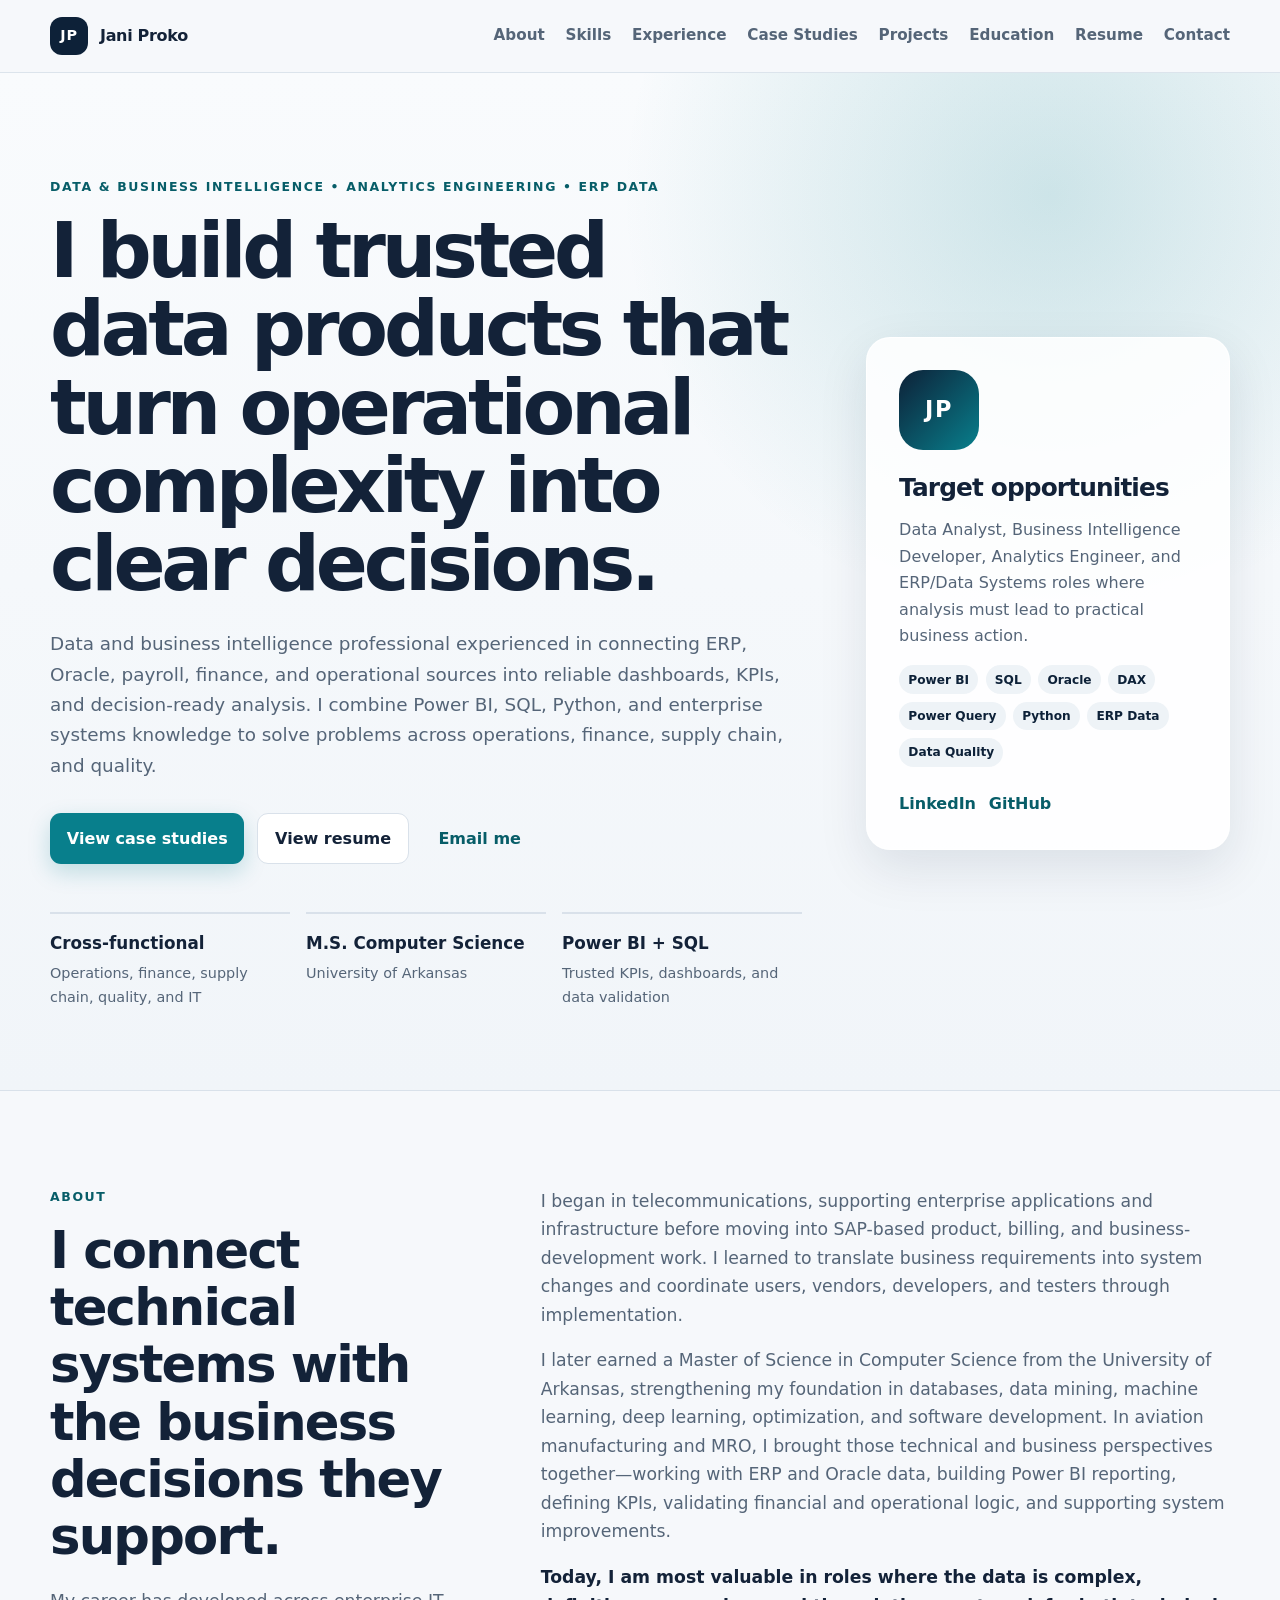
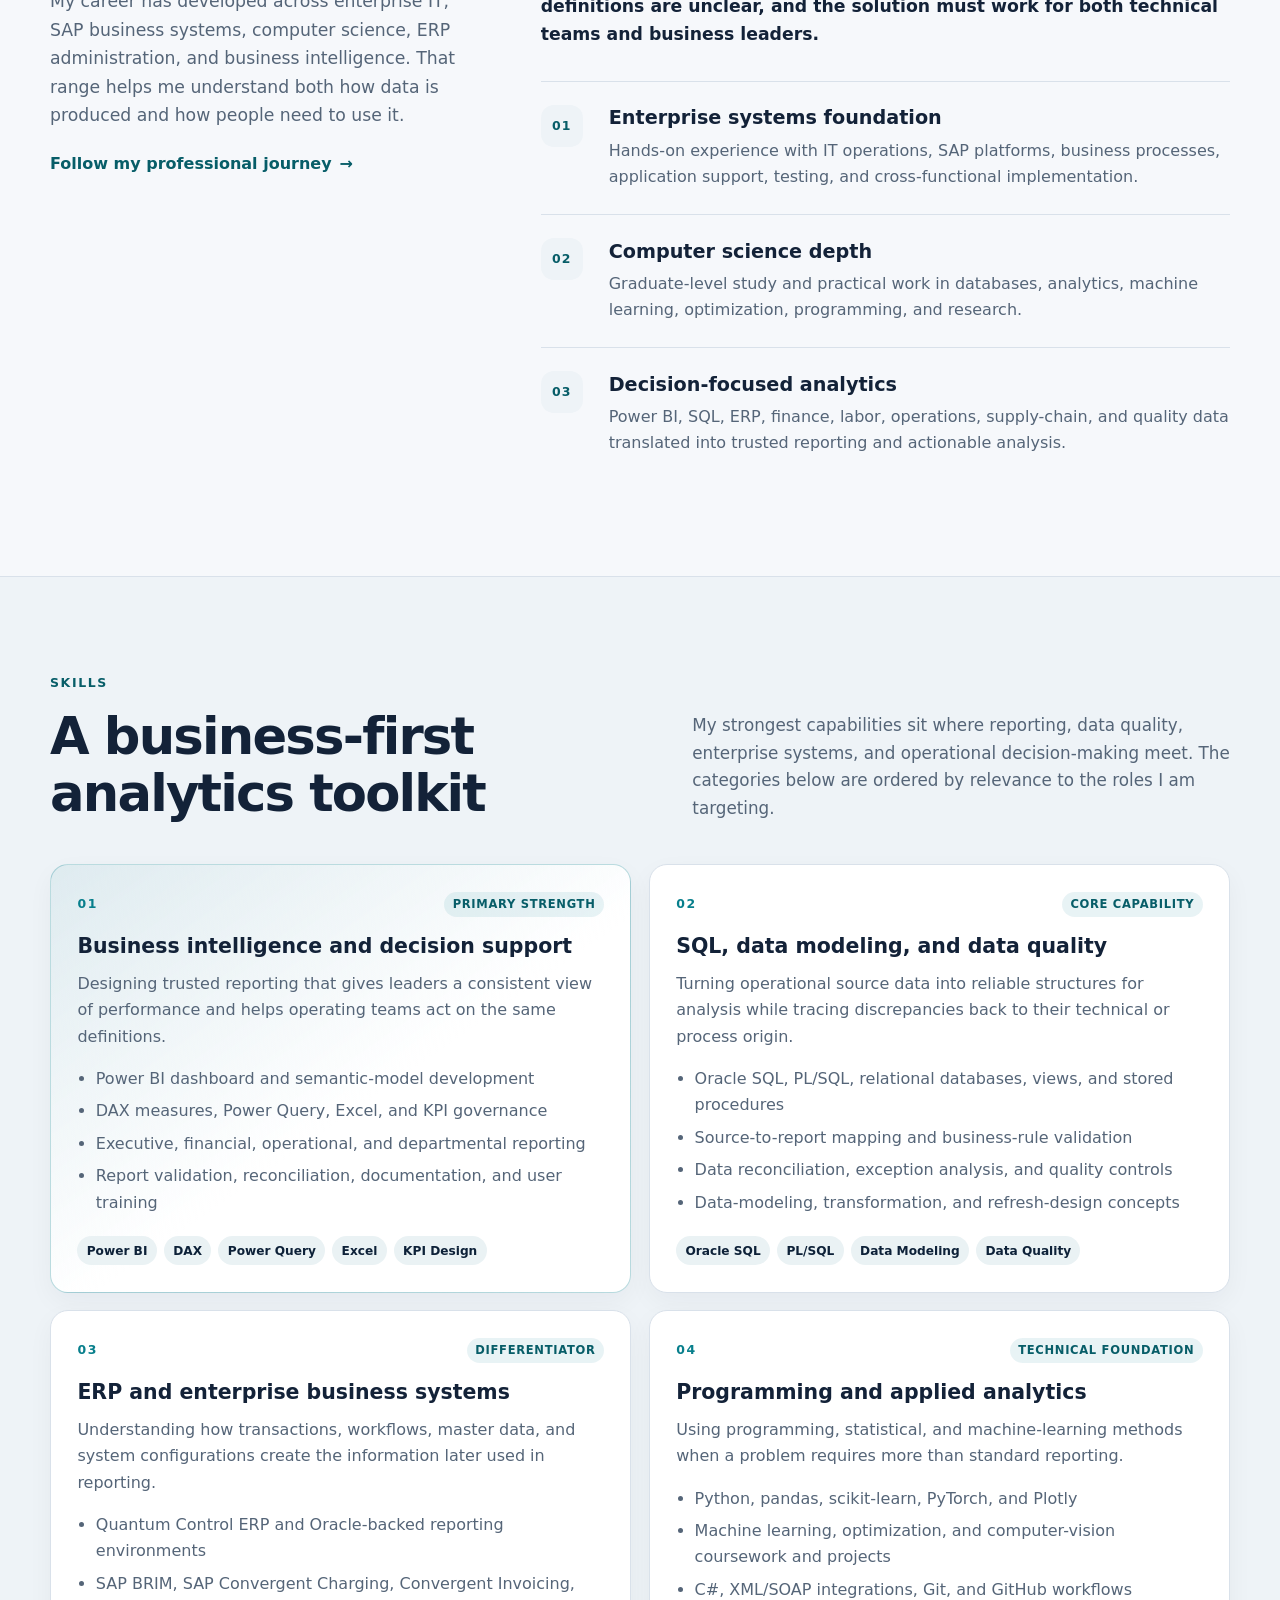
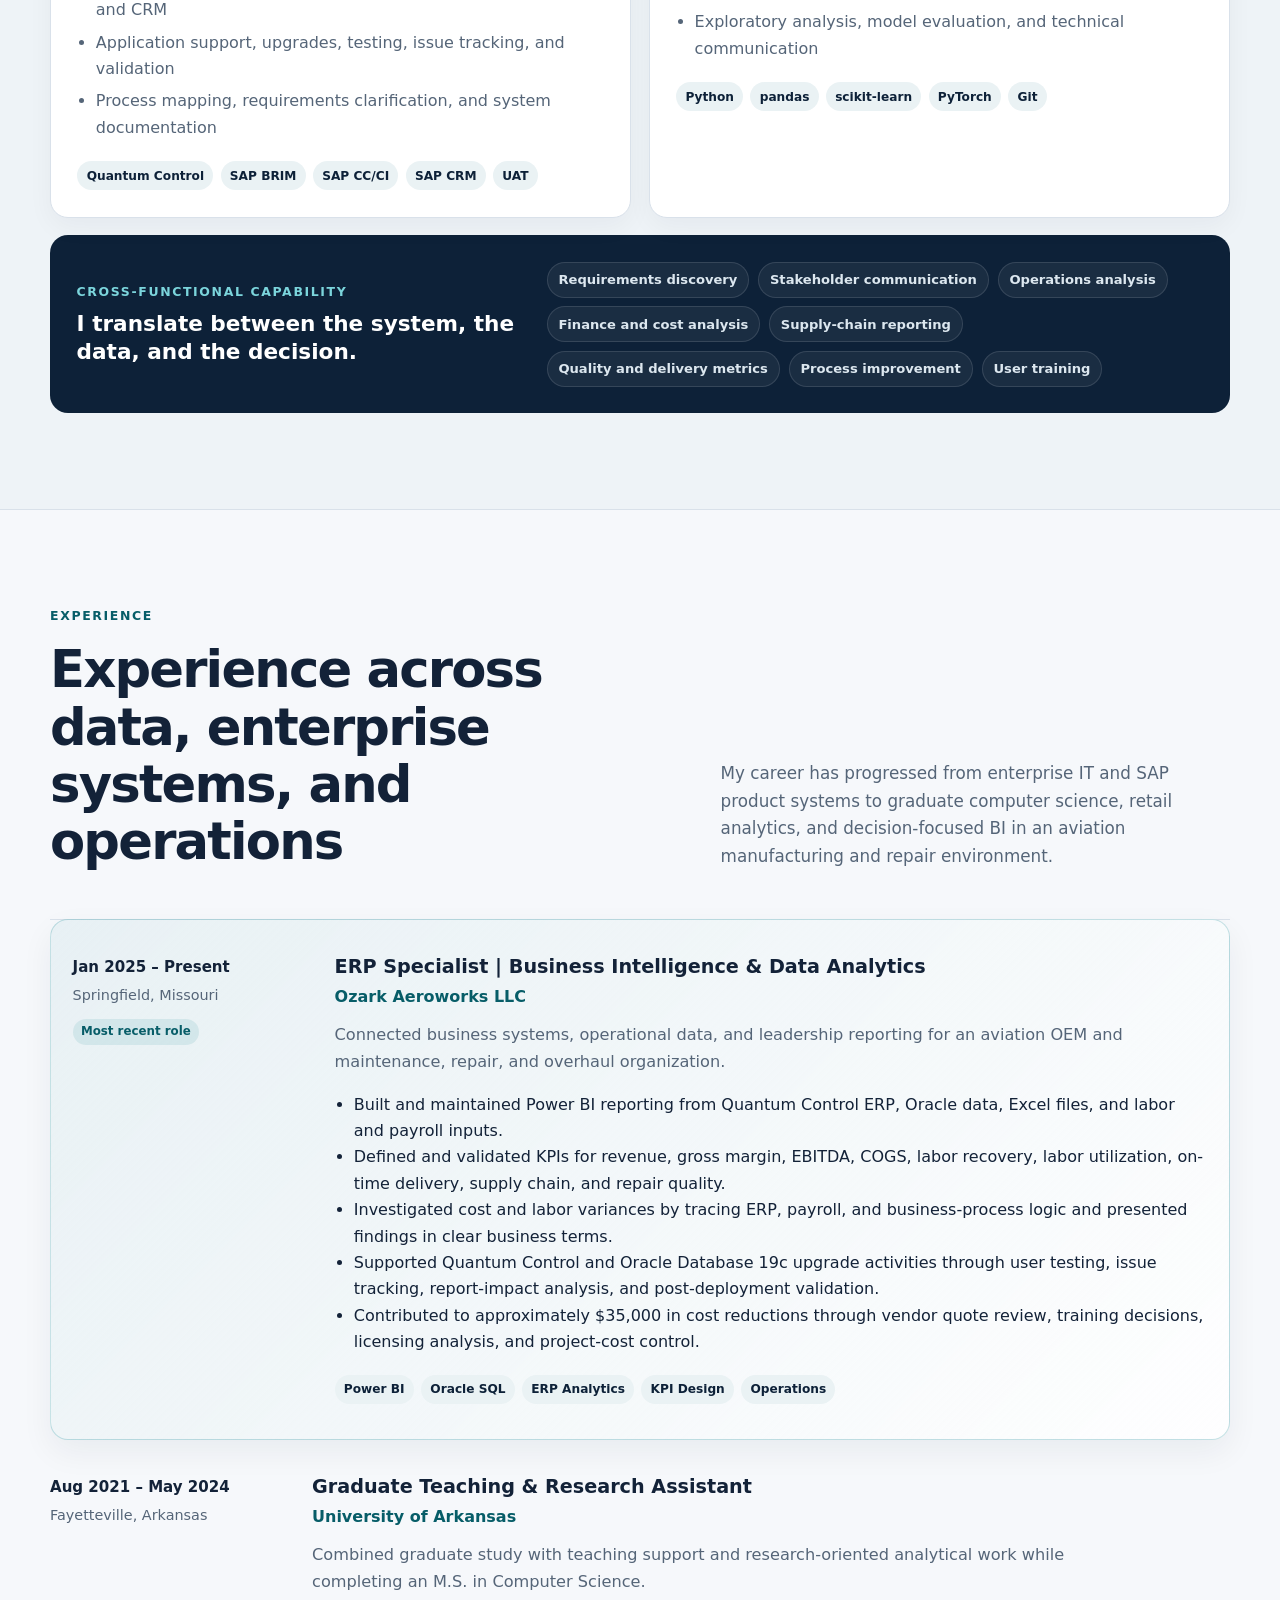
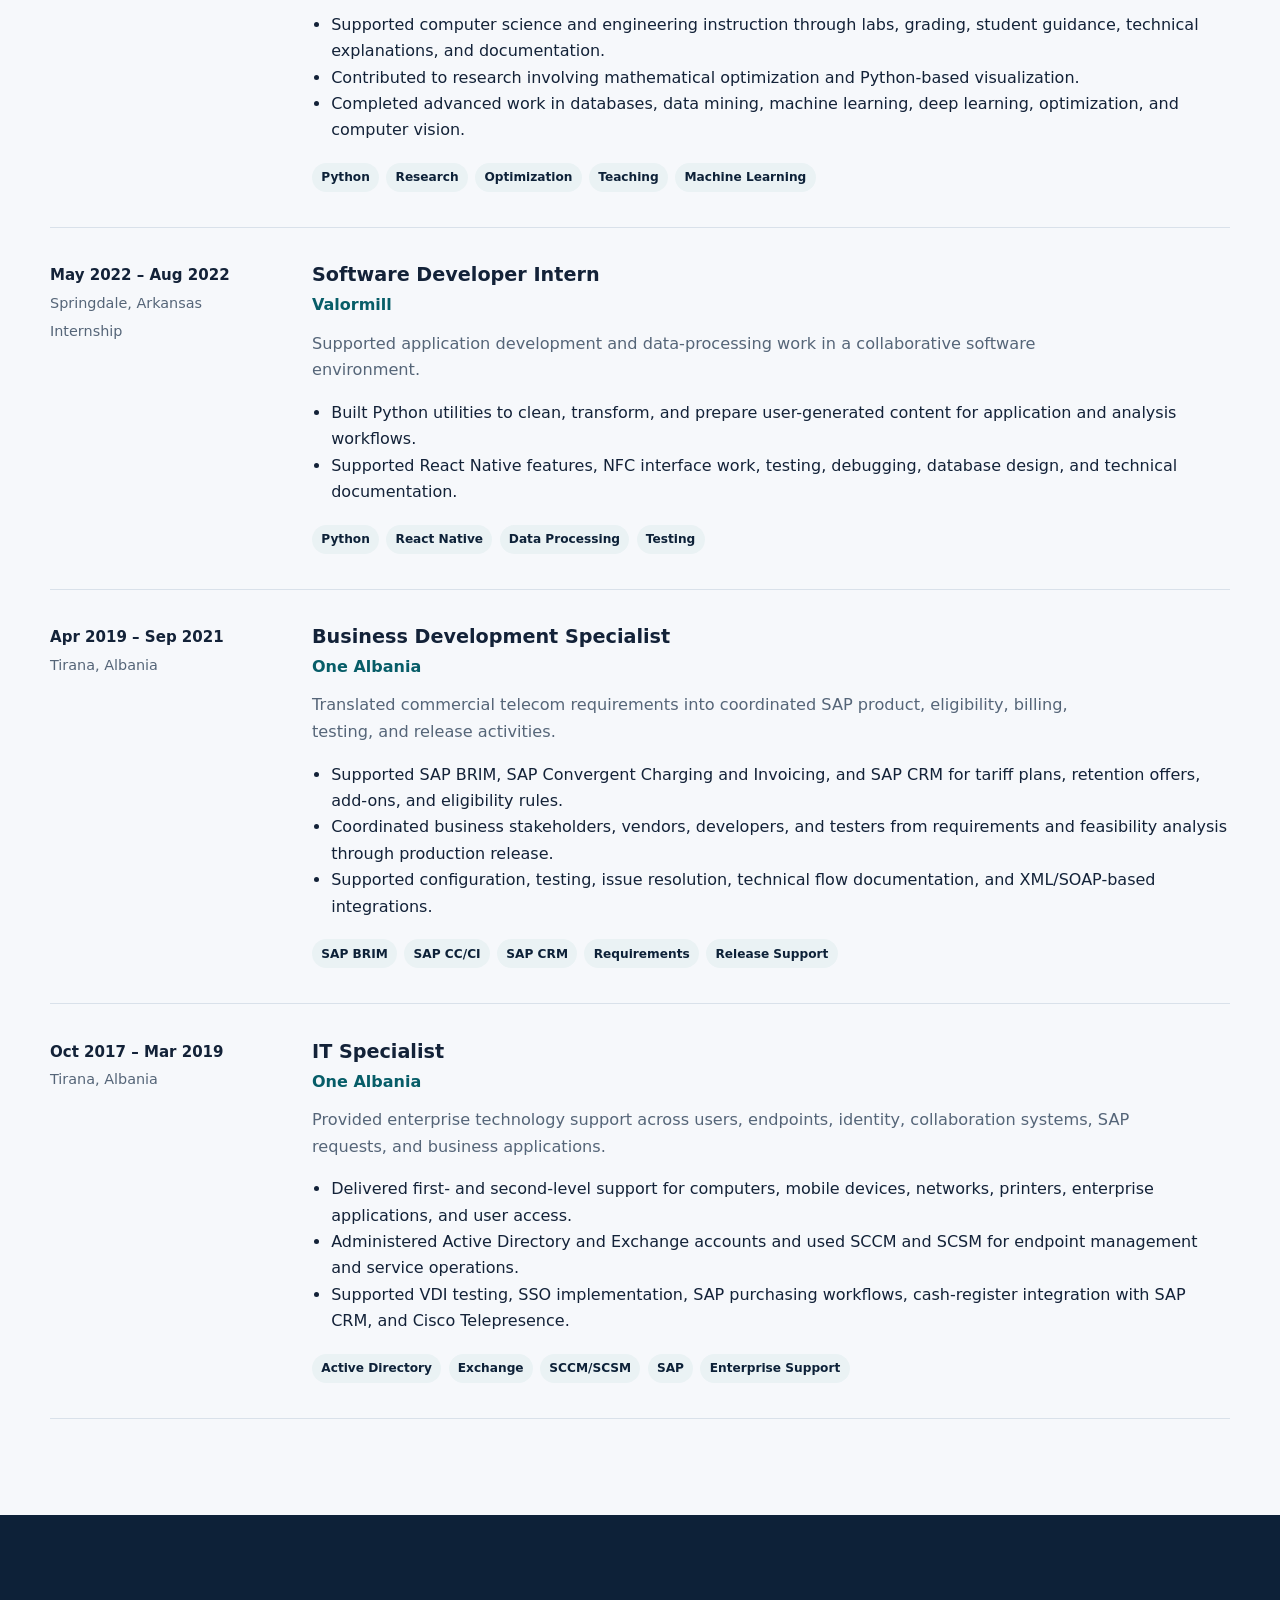
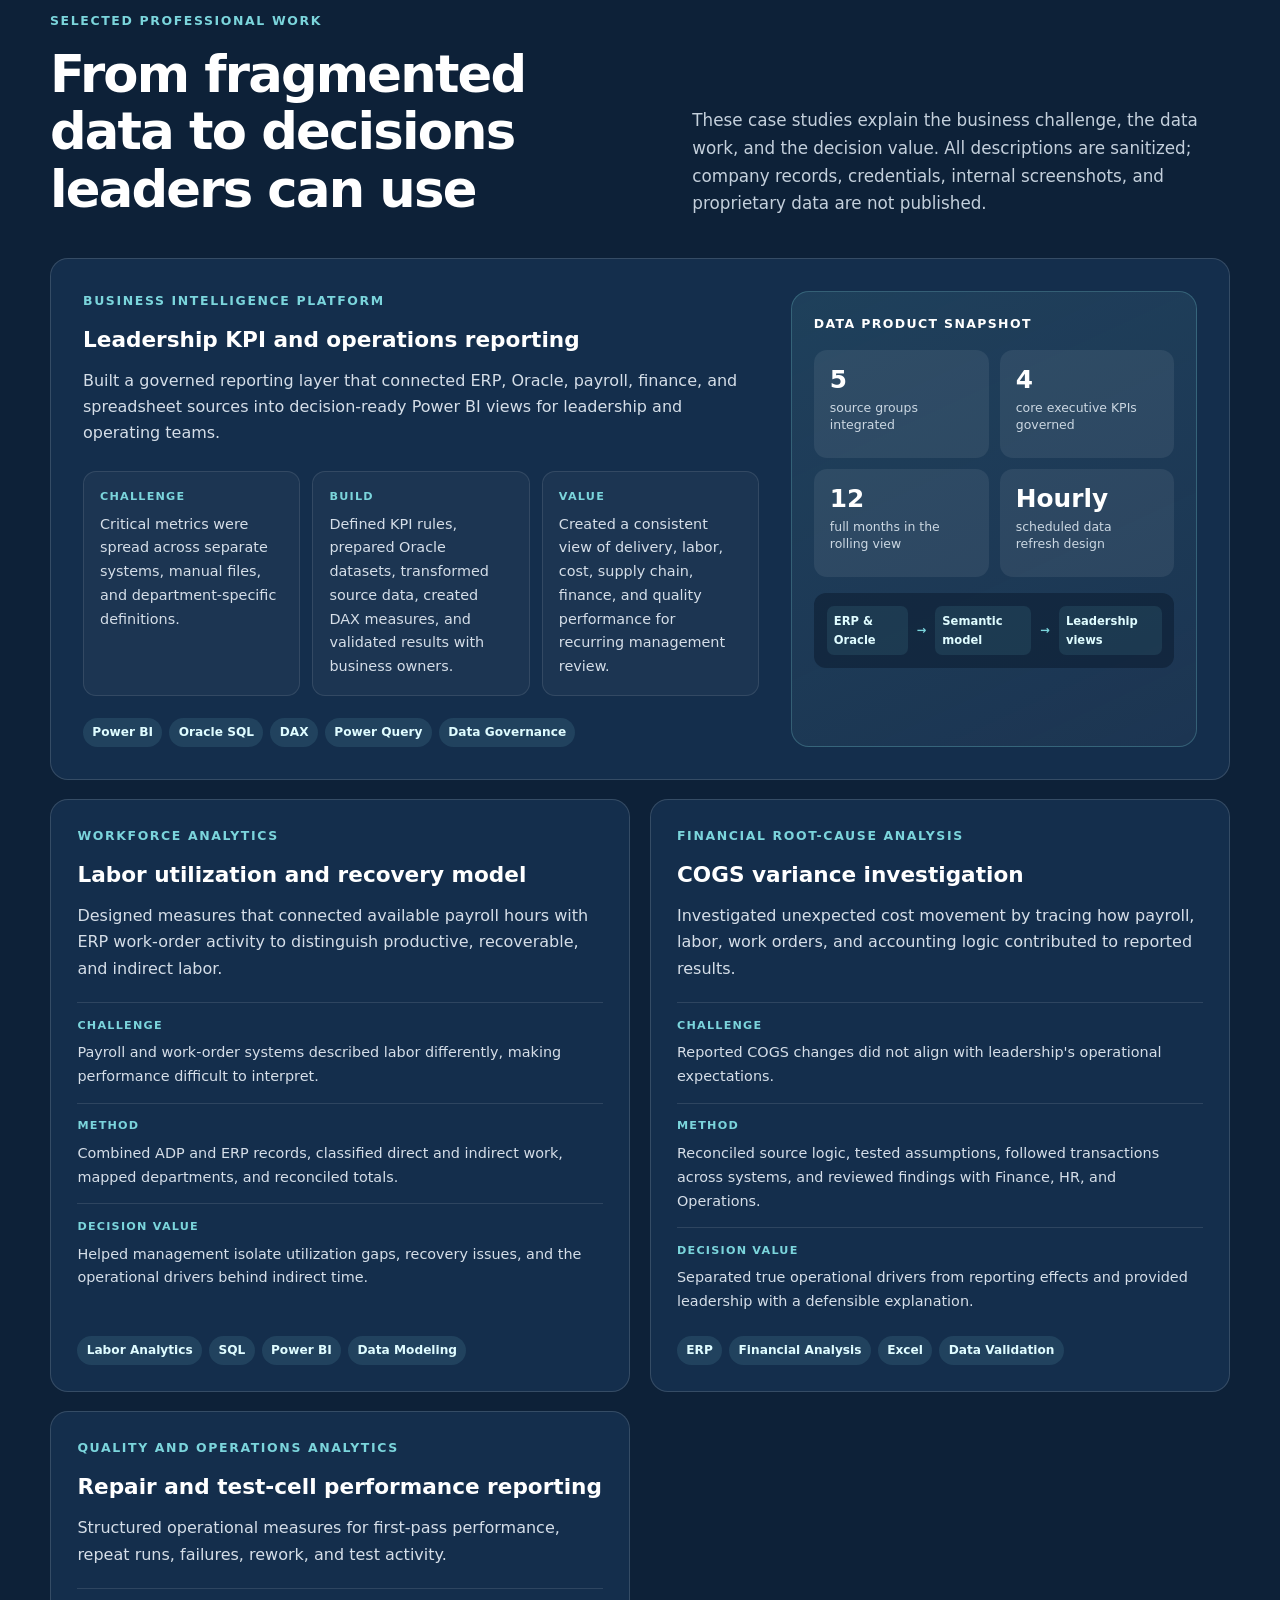
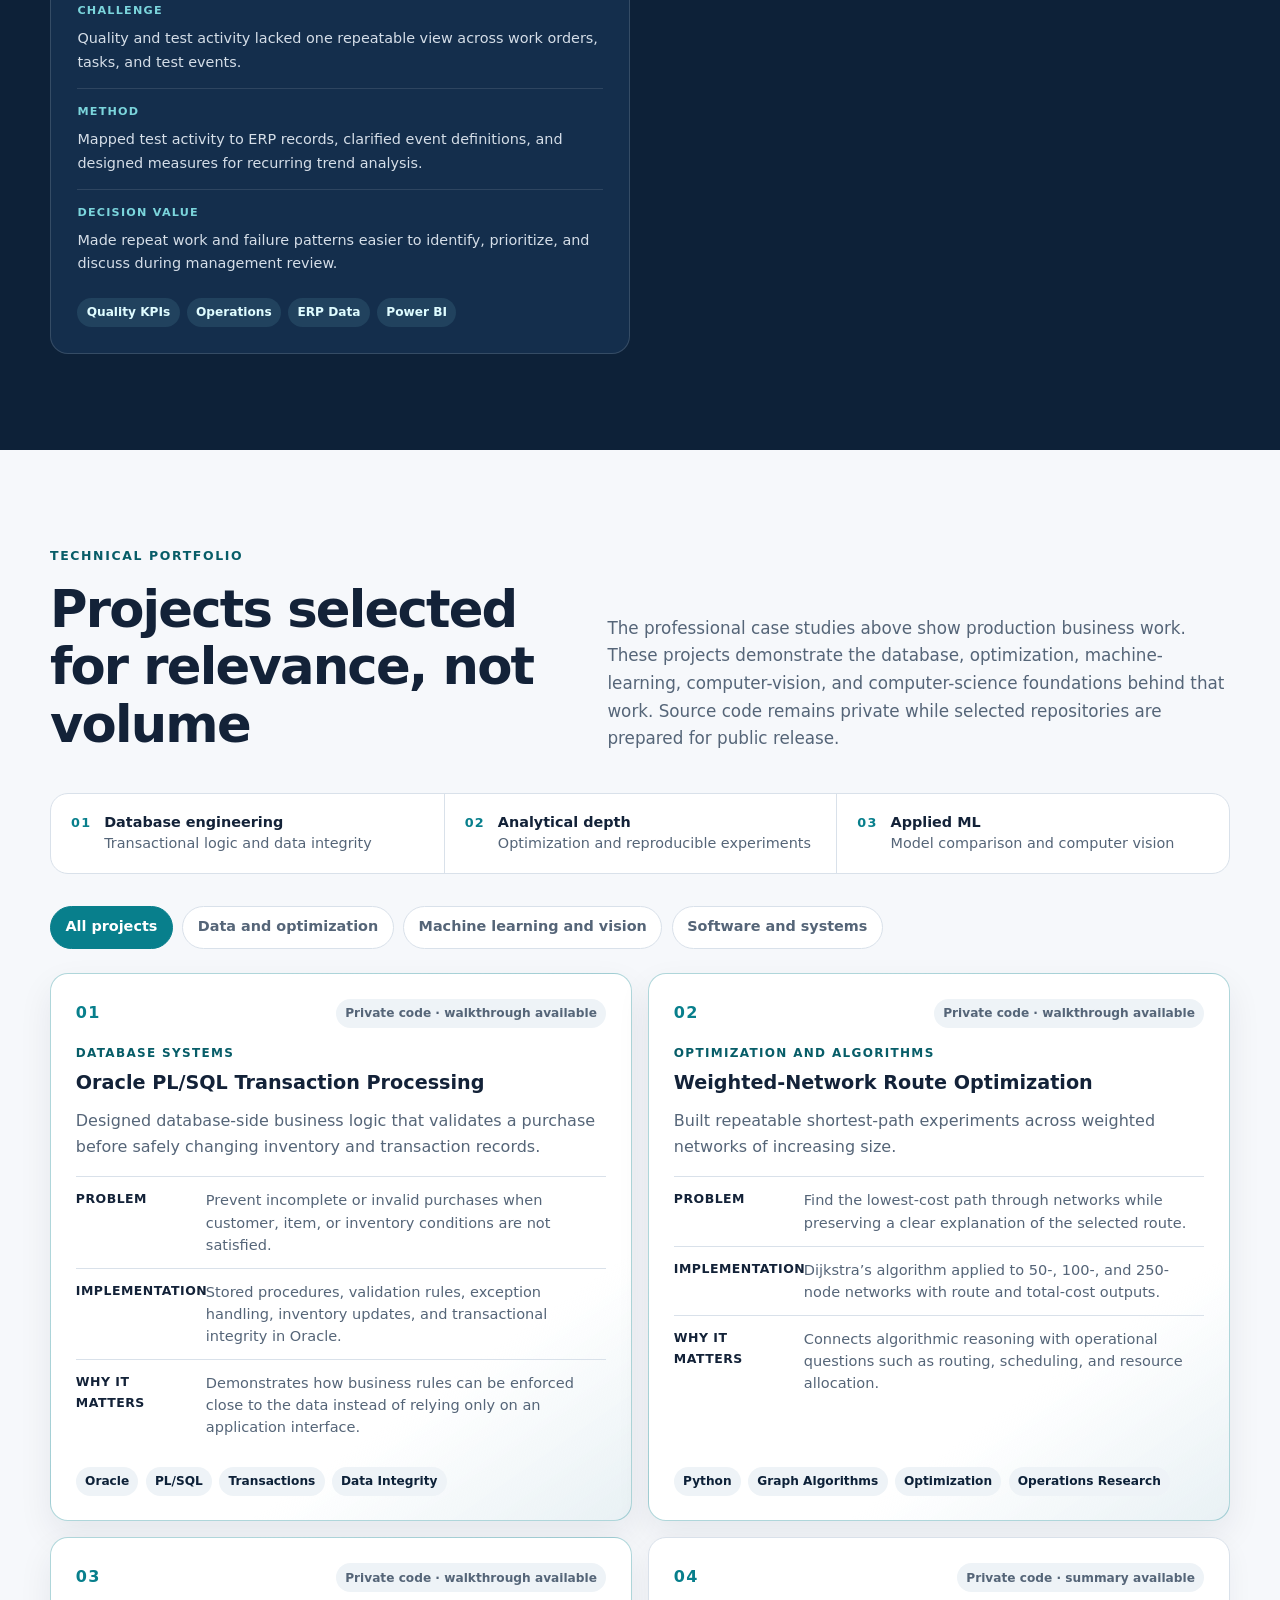
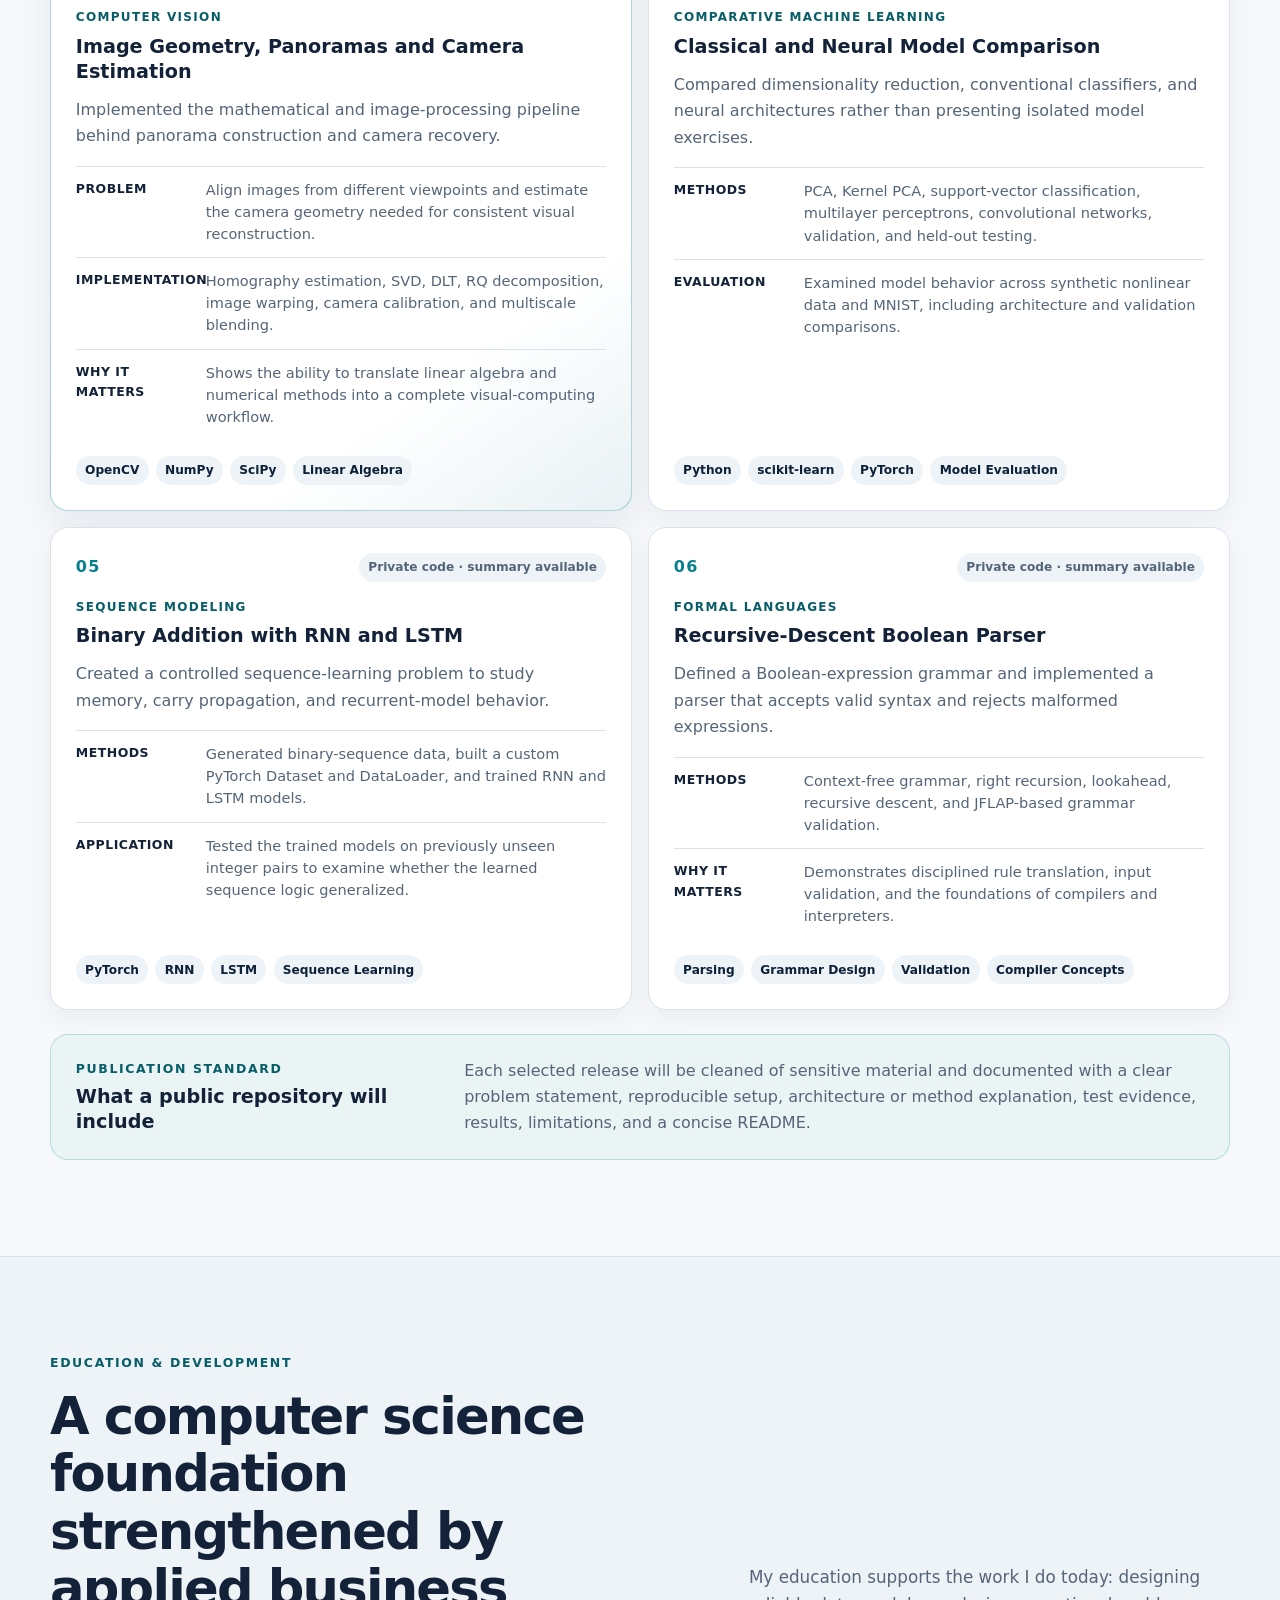
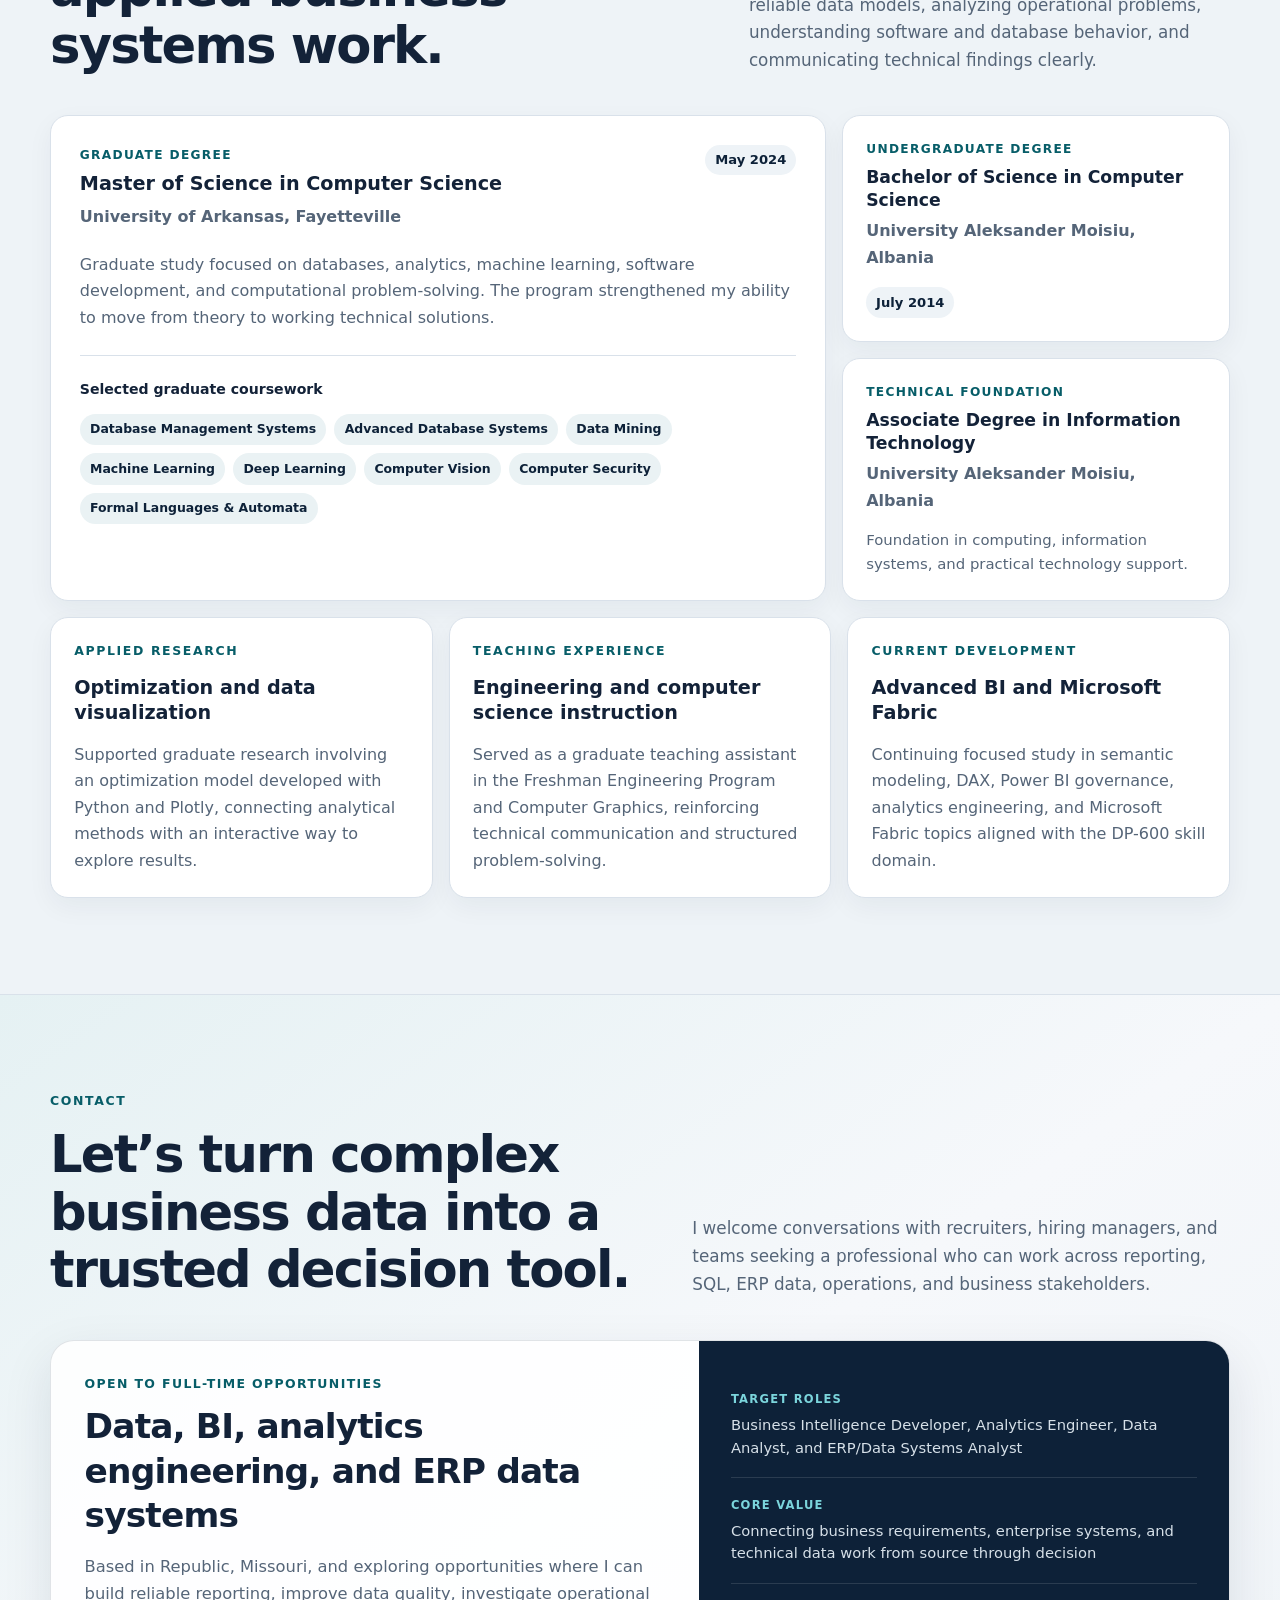
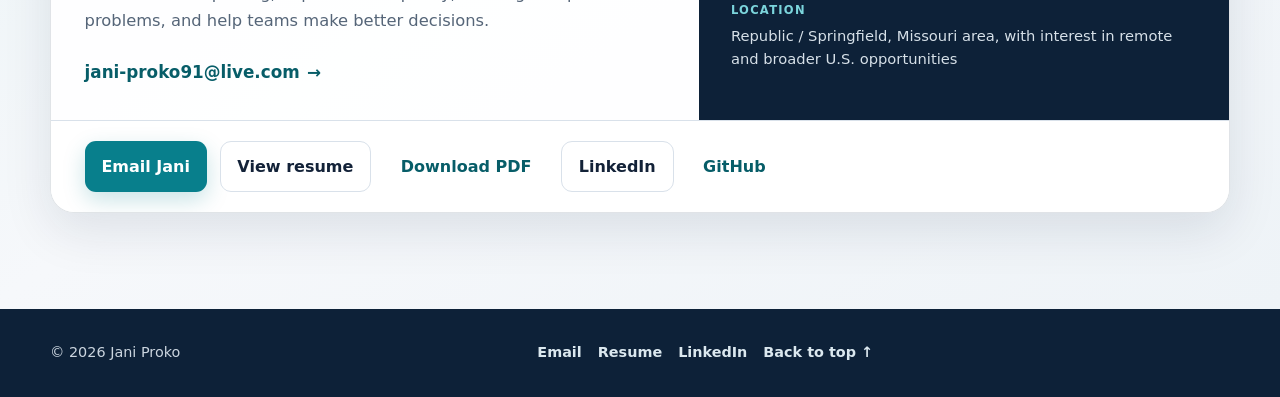
<file: index.html>
<!DOCTYPE html>
<html lang="en">
<head>
  <meta charset="UTF-8">
  <meta name="viewport" content="width=device-width, initial-scale=1.0">
  <meta name="description" content="Jani Proko is a data and business intelligence professional specializing in Power BI, SQL, analytics engineering, ERP data, and operations reporting.">
  <title>Jani Proko | Data, Business Intelligence & Analytics Engineering</title>
  <link rel="stylesheet" href="styles.css">
  <script defer src="script.js"></script>
</head>
<body>
  <a class="skip-link" href="#main">Skip to content</a>
  <header class="site-header">
    <nav class="nav container" aria-label="Primary navigation">
      <a class="brand" href="#top"><span class="brand-mark">JP</span><span>Jani Proko</span></a>
      <button class="nav-toggle" type="button" aria-expanded="false" aria-controls="nav-links">Menu</button>
      <div class="nav-links" id="nav-links">
        <a href="#about">About</a>
        <a href="#skills">Skills</a>
        <a href="#experience">Experience</a>
        <a href="#case-studies">Case Studies</a>
        <a href="#projects">Projects</a>
        <a href="#education">Education</a>
        <a href="resume.html">Resume</a>
        <a href="#contact">Contact</a>
      </div>
    </nav>
  </header>

  <main id="main">
    <section class="hero" id="top">
      <div class="container hero-grid">
        <div>
          <p class="eyebrow">Data &amp; Business Intelligence • Analytics Engineering • ERP Data</p>
          <h1>I build trusted data products that turn operational complexity into clear decisions.</h1>
          <p class="hero-copy">Data and business intelligence professional experienced in connecting ERP, Oracle, payroll, finance, and operational sources into reliable dashboards, KPIs, and decision-ready analysis. I combine Power BI, SQL, Python, and enterprise systems knowledge to solve problems across operations, finance, supply chain, and quality.</p>
          <div class="button-row">
            <a class="button primary" href="#case-studies">View case studies</a>
            <a class="button secondary" href="resume.html">View resume</a>
            <a class="button text-button" href="mailto:jani-proko91@live.com">Email me</a>
          </div>
          <ul class="quick-facts">
            <li><strong>Cross-functional</strong><span>Operations, finance, supply chain, quality, and IT</span></li>
            <li><strong>M.S. Computer Science</strong><span>University of Arkansas</span></li>
            <li><strong>Power BI + SQL</strong><span>Trusted KPIs, dashboards, and data validation</span></li>
          </ul>
        </div>
        <aside class="profile-card">
          <div class="avatar">JP</div>
          <h2>Target opportunities</h2>
          <p>Data Analyst, Business Intelligence Developer, Analytics Engineer, and ERP/Data Systems roles where analysis must lead to practical business action.</p>
          <div class="tag-list">
            <span>Power BI</span><span>SQL</span><span>Oracle</span><span>DAX</span><span>Power Query</span><span>Python</span><span>ERP Data</span><span>Data Quality</span>
          </div>
          <div class="social-links">
            <a href="https://www.linkedin.com/in/jani-proko/" target="_blank" rel="noopener">LinkedIn</a>
            <a href="https://github.com/gojanidz" target="_blank" rel="noopener">GitHub</a>
          </div>
        </aside>
      </div>
    </section>

    <section class="section" id="about">
      <div class="container about-layout">
        <div class="about-heading">
          <p class="section-label">About</p>
          <h2>I connect technical systems with the business decisions they support.</h2>
          <p class="about-lead">My career has developed across enterprise IT, SAP business systems, computer science, ERP administration, and business intelligence. That range helps me understand both how data is produced and how people need to use it.</p>
          <a class="about-link" href="#experience">Follow my professional journey <span aria-hidden="true">→</span></a>
        </div>
        <div class="about-content">
          <div class="prose">
            <p>I began in telecommunications, supporting enterprise applications and infrastructure before moving into SAP-based product, billing, and business-development work. I learned to translate business requirements into system changes and coordinate users, vendors, developers, and testers through implementation.</p>
            <p>I later earned a Master of Science in Computer Science from the University of Arkansas, strengthening my foundation in databases, data mining, machine learning, deep learning, optimization, and software development. In aviation manufacturing and MRO, I brought those technical and business perspectives together—working with ERP and Oracle data, building Power BI reporting, defining KPIs, validating financial and operational logic, and supporting system improvements.</p>
            <p>Today, I am most valuable in roles where the data is complex, definitions are unclear, and the solution must work for both technical teams and business leaders.</p>
          </div>
          <div class="career-arc" aria-label="Professional development areas">
            <article>
              <span class="career-number">01</span>
              <div><h3>Enterprise systems foundation</h3><p>Hands-on experience with IT operations, SAP platforms, business processes, application support, testing, and cross-functional implementation.</p></div>
            </article>
            <article>
              <span class="career-number">02</span>
              <div><h3>Computer science depth</h3><p>Graduate-level study and practical work in databases, analytics, machine learning, optimization, programming, and research.</p></div>
            </article>
            <article>
              <span class="career-number">03</span>
              <div><h3>Decision-focused analytics</h3><p>Power BI, SQL, ERP, finance, labor, operations, supply-chain, and quality data translated into trusted reporting and actionable analysis.</p></div>
            </article>
          </div>
        </div>
      </div>
    </section>

    <section class="section muted" id="skills">
      <div class="container">
        <p class="section-label">Skills</p>
        <div class="skills-heading">
          <div>
            <h2>A business-first analytics toolkit</h2>
          </div>
          <p class="section-intro">My strongest capabilities sit where reporting, data quality, enterprise systems, and operational decision-making meet. The categories below are ordered by relevance to the roles I am targeting.</p>
        </div>

        <div class="skills-priority-grid">
          <article class="skill-card skill-card-primary">
            <div class="skill-card-topline"><span class="skill-rank">01</span><span class="skill-focus">Primary strength</span></div>
            <h3>Business intelligence and decision support</h3>
            <p>Designing trusted reporting that gives leaders a consistent view of performance and helps operating teams act on the same definitions.</p>
            <ul class="skill-list">
              <li>Power BI dashboard and semantic-model development</li>
              <li>DAX measures, Power Query, Excel, and KPI governance</li>
              <li>Executive, financial, operational, and departmental reporting</li>
              <li>Report validation, reconciliation, documentation, and user training</li>
            </ul>
            <div class="tag-list skill-tags"><span>Power BI</span><span>DAX</span><span>Power Query</span><span>Excel</span><span>KPI Design</span></div>
          </article>

          <article class="skill-card">
            <div class="skill-card-topline"><span class="skill-rank">02</span><span class="skill-focus">Core capability</span></div>
            <h3>SQL, data modeling, and data quality</h3>
            <p>Turning operational source data into reliable structures for analysis while tracing discrepancies back to their technical or process origin.</p>
            <ul class="skill-list">
              <li>Oracle SQL, PL/SQL, relational databases, views, and stored procedures</li>
              <li>Source-to-report mapping and business-rule validation</li>
              <li>Data reconciliation, exception analysis, and quality controls</li>
              <li>Data-modeling, transformation, and refresh-design concepts</li>
            </ul>
            <div class="tag-list skill-tags"><span>Oracle SQL</span><span>PL/SQL</span><span>Data Modeling</span><span>Data Quality</span></div>
          </article>

          <article class="skill-card">
            <div class="skill-card-topline"><span class="skill-rank">03</span><span class="skill-focus">Differentiator</span></div>
            <h3>ERP and enterprise business systems</h3>
            <p>Understanding how transactions, workflows, master data, and system configurations create the information later used in reporting.</p>
            <ul class="skill-list">
              <li>Quantum Control ERP and Oracle-backed reporting environments</li>
              <li>SAP BRIM, SAP Convergent Charging, Convergent Invoicing, and CRM</li>
              <li>Application support, upgrades, testing, issue tracking, and validation</li>
              <li>Process mapping, requirements clarification, and system documentation</li>
            </ul>
            <div class="tag-list skill-tags"><span>Quantum Control</span><span>SAP BRIM</span><span>SAP CC/CI</span><span>SAP CRM</span><span>UAT</span></div>
          </article>

          <article class="skill-card">
            <div class="skill-card-topline"><span class="skill-rank">04</span><span class="skill-focus">Technical foundation</span></div>
            <h3>Programming and applied analytics</h3>
            <p>Using programming, statistical, and machine-learning methods when a problem requires more than standard reporting.</p>
            <ul class="skill-list">
              <li>Python, pandas, scikit-learn, PyTorch, and Plotly</li>
              <li>Machine learning, optimization, and computer-vision coursework and projects</li>
              <li>C#, XML/SOAP integrations, Git, and GitHub workflows</li>
              <li>Exploratory analysis, model evaluation, and technical communication</li>
            </ul>
            <div class="tag-list skill-tags"><span>Python</span><span>pandas</span><span>scikit-learn</span><span>PyTorch</span><span>Git</span></div>
          </article>
        </div>

        <aside class="business-capabilities" aria-label="Cross-functional business capabilities">
          <div>
            <p class="card-type">Cross-functional capability</p>
            <h3>I translate between the system, the data, and the decision.</h3>
          </div>
          <div class="capability-list">
            <span>Requirements discovery</span>
            <span>Stakeholder communication</span>
            <span>Operations analysis</span>
            <span>Finance and cost analysis</span>
            <span>Supply-chain reporting</span>
            <span>Quality and delivery metrics</span>
            <span>Process improvement</span>
            <span>User training</span>
          </div>
        </aside>
      </div>
    </section>

    <section class="section" id="experience">
      <div class="container">
        <p class="section-label">Experience</p>
        <div class="experience-heading">
          <div>
            <h2>Experience across data, enterprise systems, and operations</h2>
          </div>
          <p class="section-intro">My career has progressed from enterprise IT and SAP product systems to graduate computer science, retail analytics, and decision-focused BI in an aviation manufacturing and repair environment.</p>
        </div>

        <div class="timeline">
          <article class="timeline-item featured-role">
            <div class="timeline-meta">
              <strong>Jan 2025 – Present</strong>
              <span>Springfield, Missouri</span>
              <span class="role-status">Most recent role</span>
            </div>
            <div>
              <h3>ERP Specialist | Business Intelligence &amp; Data Analytics</h3>
              <p class="organization">Ozark Aeroworks LLC</p>
              <p class="timeline-role-summary">Connected business systems, operational data, and leadership reporting for an aviation OEM and maintenance, repair, and overhaul organization.</p>
              <ul>
                <li>Built and maintained Power BI reporting from Quantum Control ERP, Oracle data, Excel files, and labor and payroll inputs.</li>
                <li>Defined and validated KPIs for revenue, gross margin, EBITDA, COGS, labor recovery, labor utilization, on-time delivery, supply chain, and repair quality.</li>
                <li>Investigated cost and labor variances by tracing ERP, payroll, and business-process logic and presented findings in clear business terms.</li>
                <li>Supported Quantum Control and Oracle Database 19c upgrade activities through user testing, issue tracking, report-impact analysis, and post-deployment validation.</li>
                <li>Contributed to approximately $35,000 in cost reductions through vendor quote review, training decisions, licensing analysis, and project-cost control.</li>
              </ul>
              <div class="tag-list experience-tags"><span>Power BI</span><span>Oracle SQL</span><span>ERP Analytics</span><span>KPI Design</span><span>Operations</span></div>
            </div>
          </article>
          
          <article class="timeline-item">
            <div class="timeline-meta"><strong>Aug 2021 – May 2024</strong><span>Fayetteville, Arkansas</span></div>
            <div>
              <h3>Graduate Teaching &amp; Research Assistant</h3>
              <p class="organization">University of Arkansas</p>
              <p class="timeline-role-summary">Combined graduate study with teaching support and research-oriented analytical work while completing an M.S. in Computer Science.</p>
              <ul>
                <li>Supported computer science and engineering instruction through labs, grading, student guidance, technical explanations, and documentation.</li>
                <li>Contributed to research involving mathematical optimization and Python-based visualization.</li>
                <li>Completed advanced work in databases, data mining, machine learning, deep learning, optimization, and computer vision.</li>
              </ul>
              <div class="tag-list experience-tags"><span>Python</span><span>Research</span><span>Optimization</span><span>Teaching</span><span>Machine Learning</span></div>
            </div>
          </article>

          <article class="timeline-item">
            <div class="timeline-meta"><strong>May 2022 – Aug 2022</strong><span>Springdale, Arkansas</span><span>Internship</span></div>
            <div>
              <h3>Software Developer Intern</h3>
              <p class="organization">Valormill</p>
              <p class="timeline-role-summary">Supported application development and data-processing work in a collaborative software environment.</p>
              <ul>
                <li>Built Python utilities to clean, transform, and prepare user-generated content for application and analysis workflows.</li>
                <li>Supported React Native features, NFC interface work, testing, debugging, database design, and technical documentation.</li>
              </ul>
              <div class="tag-list experience-tags"><span>Python</span><span>React Native</span><span>Data Processing</span><span>Testing</span></div>
            </div>
          </article>

          <article class="timeline-item">
            <div class="timeline-meta"><strong>Apr 2019 – Sep 2021</strong><span>Tirana, Albania</span></div>
            <div>
              <h3>Business Development Specialist</h3>
              <p class="organization">One Albania</p>
              <p class="timeline-role-summary">Translated commercial telecom requirements into coordinated SAP product, eligibility, billing, testing, and release activities.</p>
              <ul>
                <li>Supported SAP BRIM, SAP Convergent Charging and Invoicing, and SAP CRM for tariff plans, retention offers, add-ons, and eligibility rules.</li>
                <li>Coordinated business stakeholders, vendors, developers, and testers from requirements and feasibility analysis through production release.</li>
                <li>Supported configuration, testing, issue resolution, technical flow documentation, and XML/SOAP-based integrations.</li>
              </ul>
              <div class="tag-list experience-tags"><span>SAP BRIM</span><span>SAP CC/CI</span><span>SAP CRM</span><span>Requirements</span><span>Release Support</span></div>
            </div>
          </article>

          <article class="timeline-item">
            <div class="timeline-meta"><strong>Oct 2017 – Mar 2019</strong><span>Tirana, Albania</span></div>
            <div>
              <h3>IT Specialist</h3>
              <p class="organization">One Albania</p>
              <p class="timeline-role-summary">Provided enterprise technology support across users, endpoints, identity, collaboration systems, SAP requests, and business applications.</p>
              <ul>
                <li>Delivered first- and second-level support for computers, mobile devices, networks, printers, enterprise applications, and user access.</li>
                <li>Administered Active Directory and Exchange accounts and used SCCM and SCSM for endpoint management and service operations.</li>
                <li>Supported VDI testing, SSO implementation, SAP purchasing workflows, cash-register integration with SAP CRM, and Cisco Telepresence.</li>
              </ul>
              <div class="tag-list experience-tags"><span>Active Directory</span><span>Exchange</span><span>SCCM/SCSM</span><span>SAP</span><span>Enterprise Support</span></div>
            </div>
          </article>
        </div>
      </div>
    </section>

    <section class="section dark-section" id="case-studies">
      <div class="container">
        <div class="case-heading">
          <div>
            <p class="section-label">Selected professional work</p>
            <h2>From fragmented data to decisions leaders can use</h2>
          </div>
          <p class="section-intro">These case studies explain the business challenge, the data work, and the decision value. All descriptions are sanitized; company records, credentials, internal screenshots, and proprietary data are not published.</p>
        </div>

        <div class="case-grid">
          <article class="case-card case-card-featured">
            <div class="case-feature-copy">
              <p class="card-type">Business intelligence platform</p>
              <h3>Leadership KPI and operations reporting</h3>
              <p class="case-summary">Built a governed reporting layer that connected ERP, Oracle, payroll, finance, and spreadsheet sources into decision-ready Power BI views for leadership and operating teams.</p>
              <div class="case-story">
                <div><span>Challenge</span><p>Critical metrics were spread across separate systems, manual files, and department-specific definitions.</p></div>
                <div><span>Build</span><p>Defined KPI rules, prepared Oracle datasets, transformed source data, created DAX measures, and validated results with business owners.</p></div>
                <div><span>Value</span><p>Created a consistent view of delivery, labor, cost, supply chain, finance, and quality performance for recurring management review.</p></div>
              </div>
              <div class="tag-list"><span>Power BI</span><span>Oracle SQL</span><span>DAX</span><span>Power Query</span><span>Data Governance</span></div>
            </div>
            <div class="case-snapshot" aria-label="Sanitized analytics platform summary">
              <p class="snapshot-label">Data product snapshot</p>
              <div class="snapshot-grid">
                <div><strong>5</strong><span>source groups integrated</span></div>
                <div><strong>4</strong><span>core executive KPIs governed</span></div>
                <div><strong>12</strong><span>full months in the rolling view</span></div>
                <div><strong>Hourly</strong><span>scheduled data refresh design</span></div>
              </div>
              <div class="snapshot-flow" aria-hidden="true">
                <span>ERP &amp; Oracle</span><i>→</i><span>Semantic model</span><i>→</i><span>Leadership views</span>
              </div>
            </div>
          </article>

          <article class="case-card">
            <p class="card-type">Workforce analytics</p>
            <h3>Labor utilization and recovery model</h3>
            <p class="case-summary">Designed measures that connected available payroll hours with ERP work-order activity to distinguish productive, recoverable, and indirect labor.</p>
            <div class="case-story compact">
              <div><span>Challenge</span><p>Payroll and work-order systems described labor differently, making performance difficult to interpret.</p></div>
              <div><span>Method</span><p>Combined ADP and ERP records, classified direct and indirect work, mapped departments, and reconciled totals.</p></div>
              <div><span>Decision value</span><p>Helped management isolate utilization gaps, recovery issues, and the operational drivers behind indirect time.</p></div>
            </div>
            <div class="tag-list"><span>Labor Analytics</span><span>SQL</span><span>Power BI</span><span>Data Modeling</span></div>
          </article>

          <article class="case-card">
            <p class="card-type">Financial root-cause analysis</p>
            <h3>COGS variance investigation</h3>
            <p class="case-summary">Investigated unexpected cost movement by tracing how payroll, labor, work orders, and accounting logic contributed to reported results.</p>
            <div class="case-story compact">
              <div><span>Challenge</span><p>Reported COGS changes did not align with leadership's operational expectations.</p></div>
              <div><span>Method</span><p>Reconciled source logic, tested assumptions, followed transactions across systems, and reviewed findings with Finance, HR, and Operations.</p></div>
              <div><span>Decision value</span><p>Separated true operational drivers from reporting effects and provided leadership with a defensible explanation.</p></div>
            </div>
            <div class="tag-list"><span>ERP</span><span>Financial Analysis</span><span>Excel</span><span>Data Validation</span></div>
          </article>

          <article class="case-card">
            <p class="card-type">Quality and operations analytics</p>
            <h3>Repair and test-cell performance reporting</h3>
            <p class="case-summary">Structured operational measures for first-pass performance, repeat runs, failures, rework, and test activity.</p>
            <div class="case-story compact">
              <div><span>Challenge</span><p>Quality and test activity lacked one repeatable view across work orders, tasks, and test events.</p></div>
              <div><span>Method</span><p>Mapped test activity to ERP records, clarified event definitions, and designed measures for recurring trend analysis.</p></div>
              <div><span>Decision value</span><p>Made repeat work and failure patterns easier to identify, prioritize, and discuss during management review.</p></div>
            </div>
            <div class="tag-list"><span>Quality KPIs</span><span>Operations</span><span>ERP Data</span><span>Power BI</span></div>
          </article>
        </div>
      </div>
    </section>

    <section class="section" id="projects">
      <div class="container">
        <div class="projects-heading">
          <div>
            <p class="section-label">Technical portfolio</p>
            <h2>Projects selected for relevance, not volume</h2>
          </div>
          <p class="section-intro">The professional case studies above show production business work. These projects demonstrate the database, optimization, machine-learning, computer-vision, and computer-science foundations behind that work. Source code remains private while selected repositories are prepared for public release.</p>
        </div>

        <div class="project-priority" aria-label="Portfolio emphasis">
          <div><span>01</span><p><strong>Database engineering</strong><br>Transactional logic and data integrity</p></div>
          <div><span>02</span><p><strong>Analytical depth</strong><br>Optimization and reproducible experiments</p></div>
          <div><span>03</span><p><strong>Applied ML</strong><br>Model comparison and computer vision</p></div>
        </div>

        <div class="filter-row" role="group" aria-label="Filter projects">
          <button class="filter-button active" data-filter="all">All projects</button>
          <button class="filter-button" data-filter="data">Data and optimization</button>
          <button class="filter-button" data-filter="ml">Machine learning and vision</button>
          <button class="filter-button" data-filter="software">Software and systems</button>
        </div>

        <div class="project-grid">
          <article class="project-card featured-project" data-category="data software">
            <div class="project-header"><span class="project-number">01</span><span class="privacy-badge">Private code · walkthrough available</span></div>
            <p class="project-kicker">Database systems</p>
            <h3>Oracle PL/SQL Transaction Processing</h3>
            <p class="project-summary">Designed database-side business logic that validates a purchase before safely changing inventory and transaction records.</p>
            <div class="project-detail"><span>Problem</span><p>Prevent incomplete or invalid purchases when customer, item, or inventory conditions are not satisfied.</p></div>
            <div class="project-detail"><span>Implementation</span><p>Stored procedures, validation rules, exception handling, inventory updates, and transactional integrity in Oracle.</p></div>
            <div class="project-detail"><span>Why it matters</span><p>Demonstrates how business rules can be enforced close to the data instead of relying only on an application interface.</p></div>
            <div class="tag-list"><span>Oracle</span><span>PL/SQL</span><span>Transactions</span><span>Data Integrity</span></div>
          </article>

          <article class="project-card featured-project" data-category="data">
            <div class="project-header"><span class="project-number">02</span><span class="privacy-badge">Private code · walkthrough available</span></div>
            <p class="project-kicker">Optimization and algorithms</p>
            <h3>Weighted-Network Route Optimization</h3>
            <p class="project-summary">Built repeatable shortest-path experiments across weighted networks of increasing size.</p>
            <div class="project-detail"><span>Problem</span><p>Find the lowest-cost path through networks while preserving a clear explanation of the selected route.</p></div>
            <div class="project-detail"><span>Implementation</span><p>Dijkstra’s algorithm applied to 50-, 100-, and 250-node networks with route and total-cost outputs.</p></div>
            <div class="project-detail"><span>Why it matters</span><p>Connects algorithmic reasoning with operational questions such as routing, scheduling, and resource allocation.</p></div>
            <div class="tag-list"><span>Python</span><span>Graph Algorithms</span><span>Optimization</span><span>Operations Research</span></div>
          </article>

          <article class="project-card featured-project" data-category="ml software">
            <div class="project-header"><span class="project-number">03</span><span class="privacy-badge">Private code · walkthrough available</span></div>
            <p class="project-kicker">Computer vision</p>
            <h3>Image Geometry, Panoramas and Camera Estimation</h3>
            <p class="project-summary">Implemented the mathematical and image-processing pipeline behind panorama construction and camera recovery.</p>
            <div class="project-detail"><span>Problem</span><p>Align images from different viewpoints and estimate the camera geometry needed for consistent visual reconstruction.</p></div>
            <div class="project-detail"><span>Implementation</span><p>Homography estimation, SVD, DLT, RQ decomposition, image warping, camera calibration, and multiscale blending.</p></div>
            <div class="project-detail"><span>Why it matters</span><p>Shows the ability to translate linear algebra and numerical methods into a complete visual-computing workflow.</p></div>
            <div class="tag-list"><span>OpenCV</span><span>NumPy</span><span>SciPy</span><span>Linear Algebra</span></div>
          </article>

          <article class="project-card" data-category="ml data">
            <div class="project-header"><span class="project-number">04</span><span class="privacy-badge">Private code · summary available</span></div>
            <p class="project-kicker">Comparative machine learning</p>
            <h3>Classical and Neural Model Comparison</h3>
            <p class="project-summary">Compared dimensionality reduction, conventional classifiers, and neural architectures rather than presenting isolated model exercises.</p>
            <div class="project-detail"><span>Methods</span><p>PCA, Kernel PCA, support-vector classification, multilayer perceptrons, convolutional networks, validation, and held-out testing.</p></div>
            <div class="project-detail"><span>Evaluation</span><p>Examined model behavior across synthetic nonlinear data and MNIST, including architecture and validation comparisons.</p></div>
            <div class="tag-list"><span>Python</span><span>scikit-learn</span><span>PyTorch</span><span>Model Evaluation</span></div>
          </article>

          <article class="project-card" data-category="ml software">
            <div class="project-header"><span class="project-number">05</span><span class="privacy-badge">Private code · summary available</span></div>
            <p class="project-kicker">Sequence modeling</p>
            <h3>Binary Addition with RNN and LSTM</h3>
            <p class="project-summary">Created a controlled sequence-learning problem to study memory, carry propagation, and recurrent-model behavior.</p>
            <div class="project-detail"><span>Methods</span><p>Generated binary-sequence data, built a custom PyTorch Dataset and DataLoader, and trained RNN and LSTM models.</p></div>
            <div class="project-detail"><span>Application</span><p>Tested the trained models on previously unseen integer pairs to examine whether the learned sequence logic generalized.</p></div>
            <div class="tag-list"><span>PyTorch</span><span>RNN</span><span>LSTM</span><span>Sequence Learning</span></div>
          </article>

          <article class="project-card" data-category="software">
            <div class="project-header"><span class="project-number">06</span><span class="privacy-badge">Private code · summary available</span></div>
            <p class="project-kicker">Formal languages</p>
            <h3>Recursive-Descent Boolean Parser</h3>
            <p class="project-summary">Defined a Boolean-expression grammar and implemented a parser that accepts valid syntax and rejects malformed expressions.</p>
            <div class="project-detail"><span>Methods</span><p>Context-free grammar, right recursion, lookahead, recursive descent, and JFLAP-based grammar validation.</p></div>
            <div class="project-detail"><span>Why it matters</span><p>Demonstrates disciplined rule translation, input validation, and the foundations of compilers and interpreters.</p></div>
            <div class="tag-list"><span>Parsing</span><span>Grammar Design</span><span>Validation</span><span>Compiler Concepts</span></div>
          </article>
        </div>

        <div class="project-note">
          <div><p class="section-label">Publication standard</p><h3>What a public repository will include</h3></div>
          <p>Each selected release will be cleaned of sensitive material and documented with a clear problem statement, reproducible setup, architecture or method explanation, test evidence, results, limitations, and a concise README.</p>
        </div>
      </div>
    </section>

    <section class="section muted education-section" id="education">
      <div class="container">
        <div class="education-heading">
          <div>
            <p class="section-label">Education &amp; development</p>
            <h2>A computer science foundation strengthened by applied business systems work.</h2>
          </div>
          <p class="section-intro">My education supports the work I do today: designing reliable data models, analyzing operational problems, understanding software and database behavior, and communicating technical findings clearly.</p>
        </div>

        <div class="education-layout">
          <article class="education-feature">
            <div class="education-feature-top">
              <div>
                <p class="education-level">Graduate degree</p>
                <h3>Master of Science in Computer Science</h3>
                <p class="education-school">University of Arkansas, Fayetteville</p>
              </div>
              <p class="education-date">May 2024</p>
            </div>
            <p class="education-summary">Graduate study focused on databases, analytics, machine learning, software development, and computational problem-solving. The program strengthened my ability to move from theory to working technical solutions.</p>
            <div class="coursework-block">
              <p class="coursework-title">Selected graduate coursework</p>
              <div class="coursework-list" aria-label="Selected graduate coursework">
                <span>Database Management Systems</span>
                <span>Advanced Database Systems</span>
                <span>Data Mining</span>
                <span>Machine Learning</span>
                <span>Deep Learning</span>
                <span>Computer Vision</span>
                <span>Computer Security</span>
                <span>Formal Languages &amp; Automata</span>
              </div>
            </div>
          </article>

          <div class="education-secondary">
            <article class="education-card">
              <p class="education-level">Undergraduate degree</p>
              <h3>Bachelor of Science in Computer Science</h3>
              <p class="education-school">University Aleksander Moisiu, Albania</p>
              <p class="education-date">July 2014</p>
            </article>
            <article class="education-card">
              <p class="education-level">Technical foundation</p>
              <h3>Associate Degree in Information Technology</h3>
              <p class="education-school">University Aleksander Moisiu, Albania</p>
              <p class="education-note">Foundation in computing, information systems, and practical technology support.</p>
            </article>
          </div>
        </div>

        <div class="academic-development-grid">
          <article>
            <p class="card-type">Applied research</p>
            <h3>Optimization and data visualization</h3>
            <p>Supported graduate research involving an optimization model developed with Python and Plotly, connecting analytical methods with an interactive way to explore results.</p>
          </article>
          <article>
            <p class="card-type">Teaching experience</p>
            <h3>Engineering and computer science instruction</h3>
            <p>Served as a graduate teaching assistant in the Freshman Engineering Program and Computer Graphics, reinforcing technical communication and structured problem-solving.</p>
          </article>
          <article>
            <p class="card-type">Current development</p>
            <h3>Advanced BI and Microsoft Fabric</h3>
            <p>Continuing focused study in semantic modeling, DAX, Power BI governance, analytics engineering, and Microsoft Fabric topics aligned with the DP-600 skill domain.</p>
          </article>
        </div>
      </div>
    </section>

    <section class="section contact-section" id="contact">
      <div class="container">
        <div class="contact-heading">
          <div>
            <p class="section-label">Contact</p>
            <h2>Let’s turn complex business data into a trusted decision tool.</h2>
          </div>
          <p class="section-intro">I welcome conversations with recruiters, hiring managers, and teams seeking a professional who can work across reporting, SQL, ERP data, operations, and business stakeholders.</p>
        </div>

        <div class="contact-panel">
          <div class="contact-message">
            <p class="contact-kicker">Open to full-time opportunities</p>
            <h3>Data, BI, analytics engineering, and ERP data systems</h3>
            <p>Based in Republic, Missouri, and exploring opportunities where I can build reliable reporting, improve data quality, investigate operational problems, and help teams make better decisions.</p>
            <a class="contact-email" href="mailto:jani-proko91@live.com">jani-proko91@live.com <span aria-hidden="true">→</span></a>
          </div>

          <div class="contact-details" aria-label="Opportunity preferences">
            <div>
              <span class="contact-detail-label">Target roles</span>
              <p>Business Intelligence Developer, Analytics Engineer, Data Analyst, and ERP/Data Systems Analyst</p>
            </div>
            <div>
              <span class="contact-detail-label">Core value</span>
              <p>Connecting business requirements, enterprise systems, and technical data work from source through decision</p>
            </div>
            <div>
              <span class="contact-detail-label">Location</span>
              <p>Republic / Springfield, Missouri area, with interest in remote and broader U.S. opportunities</p>
            </div>
          </div>

          <div class="contact-actions" aria-label="Contact and profile links">
            <a class="button primary" href="mailto:jani-proko91@live.com">Email Jani</a>
            <a class="button secondary" href="resume.html">View resume</a>
            <a class="button text-button" href="resume/Jani_Proko_Resume.pdf" download>Download PDF</a>
            <a class="button secondary" href="https://www.linkedin.com/in/jani-proko/" target="_blank" rel="noopener noreferrer">LinkedIn</a>
            <a class="button text-button" href="https://github.com/gojanidz" target="_blank" rel="noopener noreferrer">GitHub</a>
          </div>
        </div>
      </div>
    </section>
  </main>

  <footer class="site-footer">
    <div class="container footer-row">
      <p>© <span id="year"></span> Jani Proko</p>
      <div class="footer-links" aria-label="Footer links">
        <a href="mailto:jani-proko91@live.com">Email</a>
        <a href="resume.html">Resume</a>
        <a href="https://www.linkedin.com/in/jani-proko/" target="_blank" rel="noopener noreferrer">LinkedIn</a>
        <a href="#top">Back to top ↑</a>
      </div>
    </div>
  </footer>
</body>
</html>
</file>
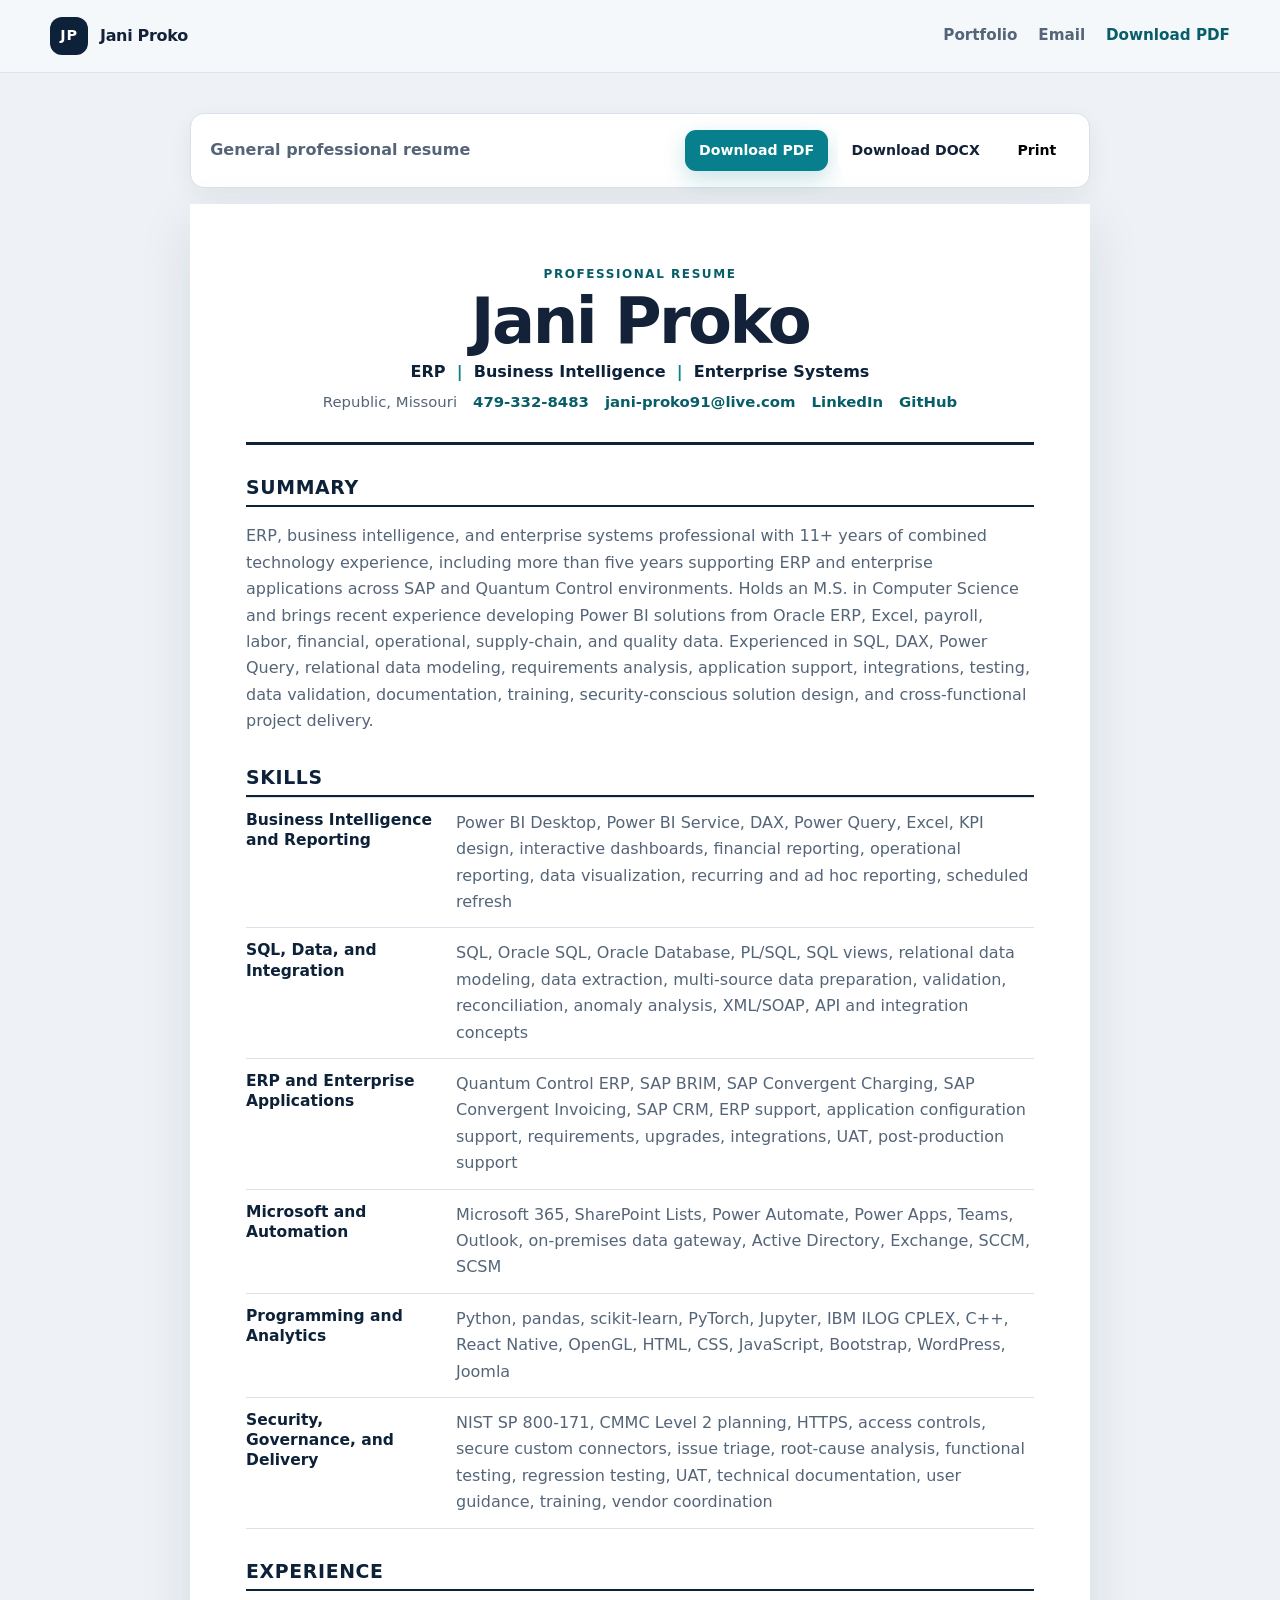
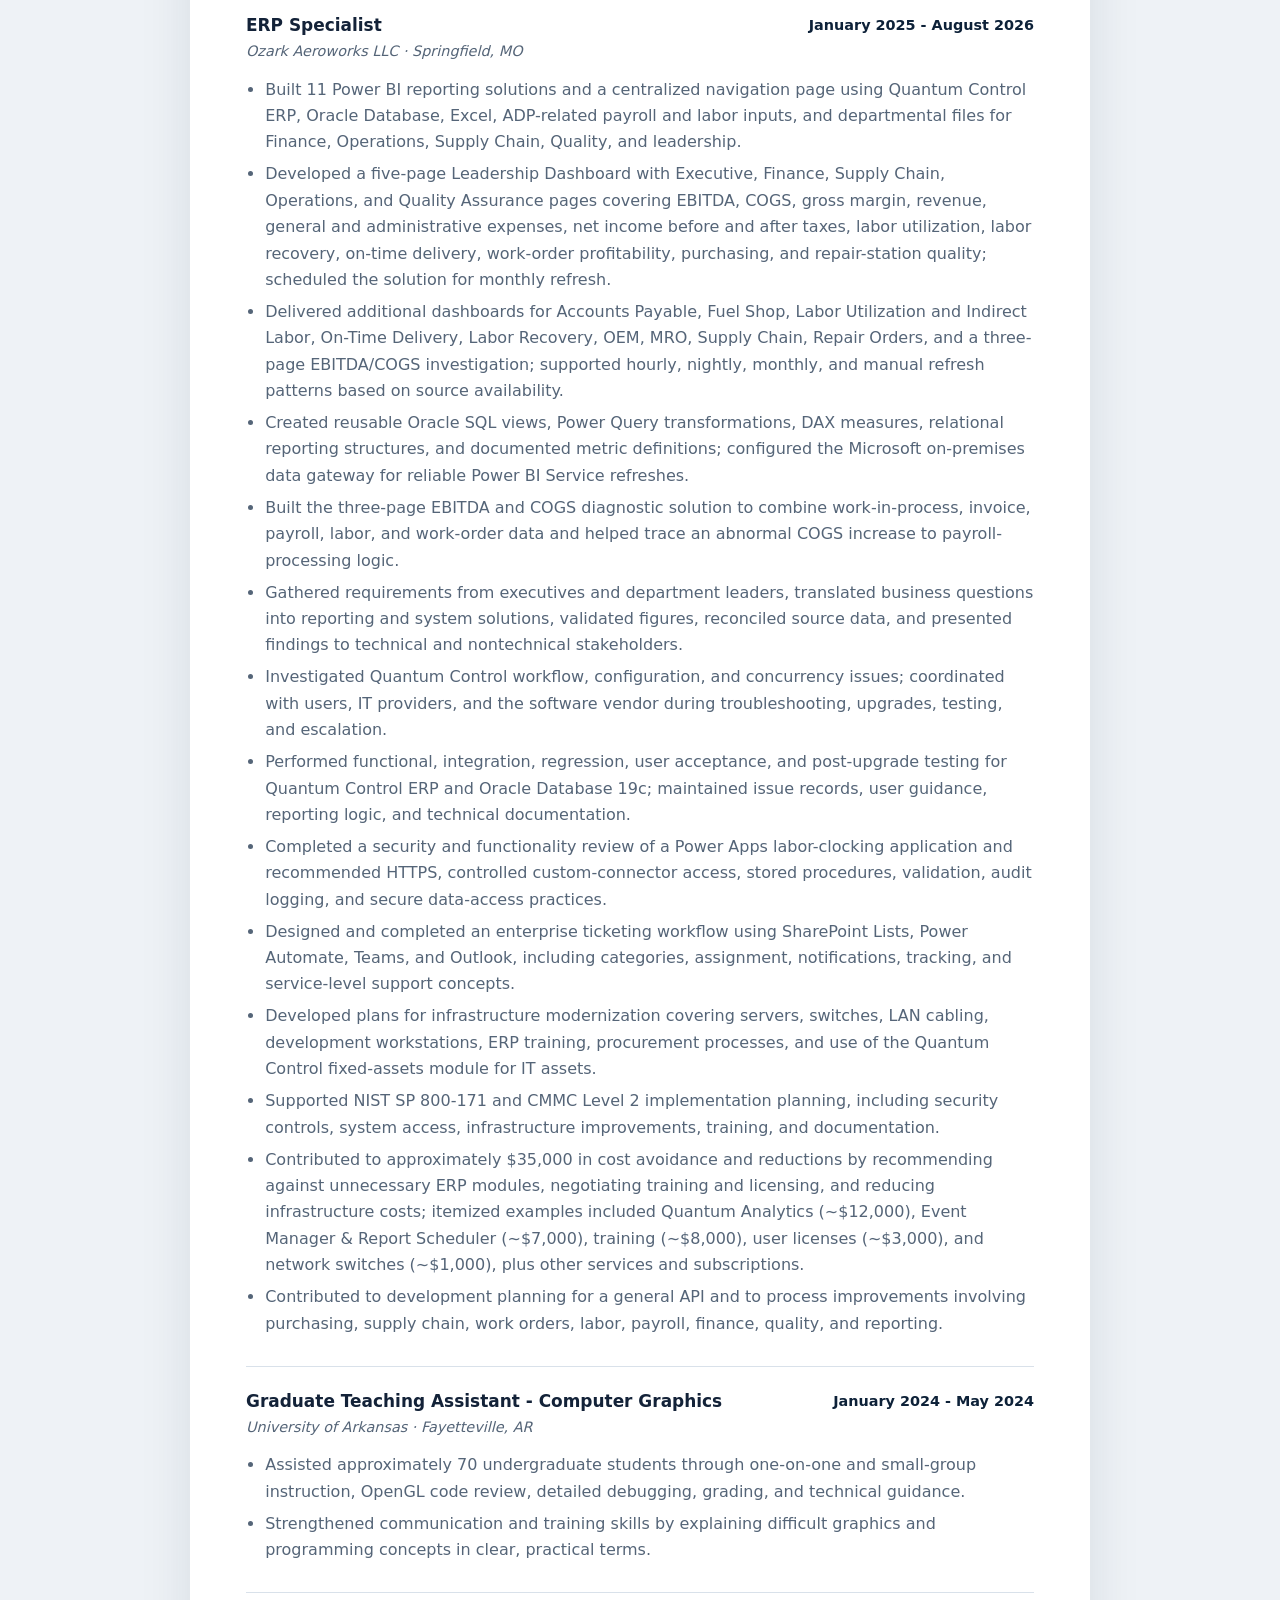
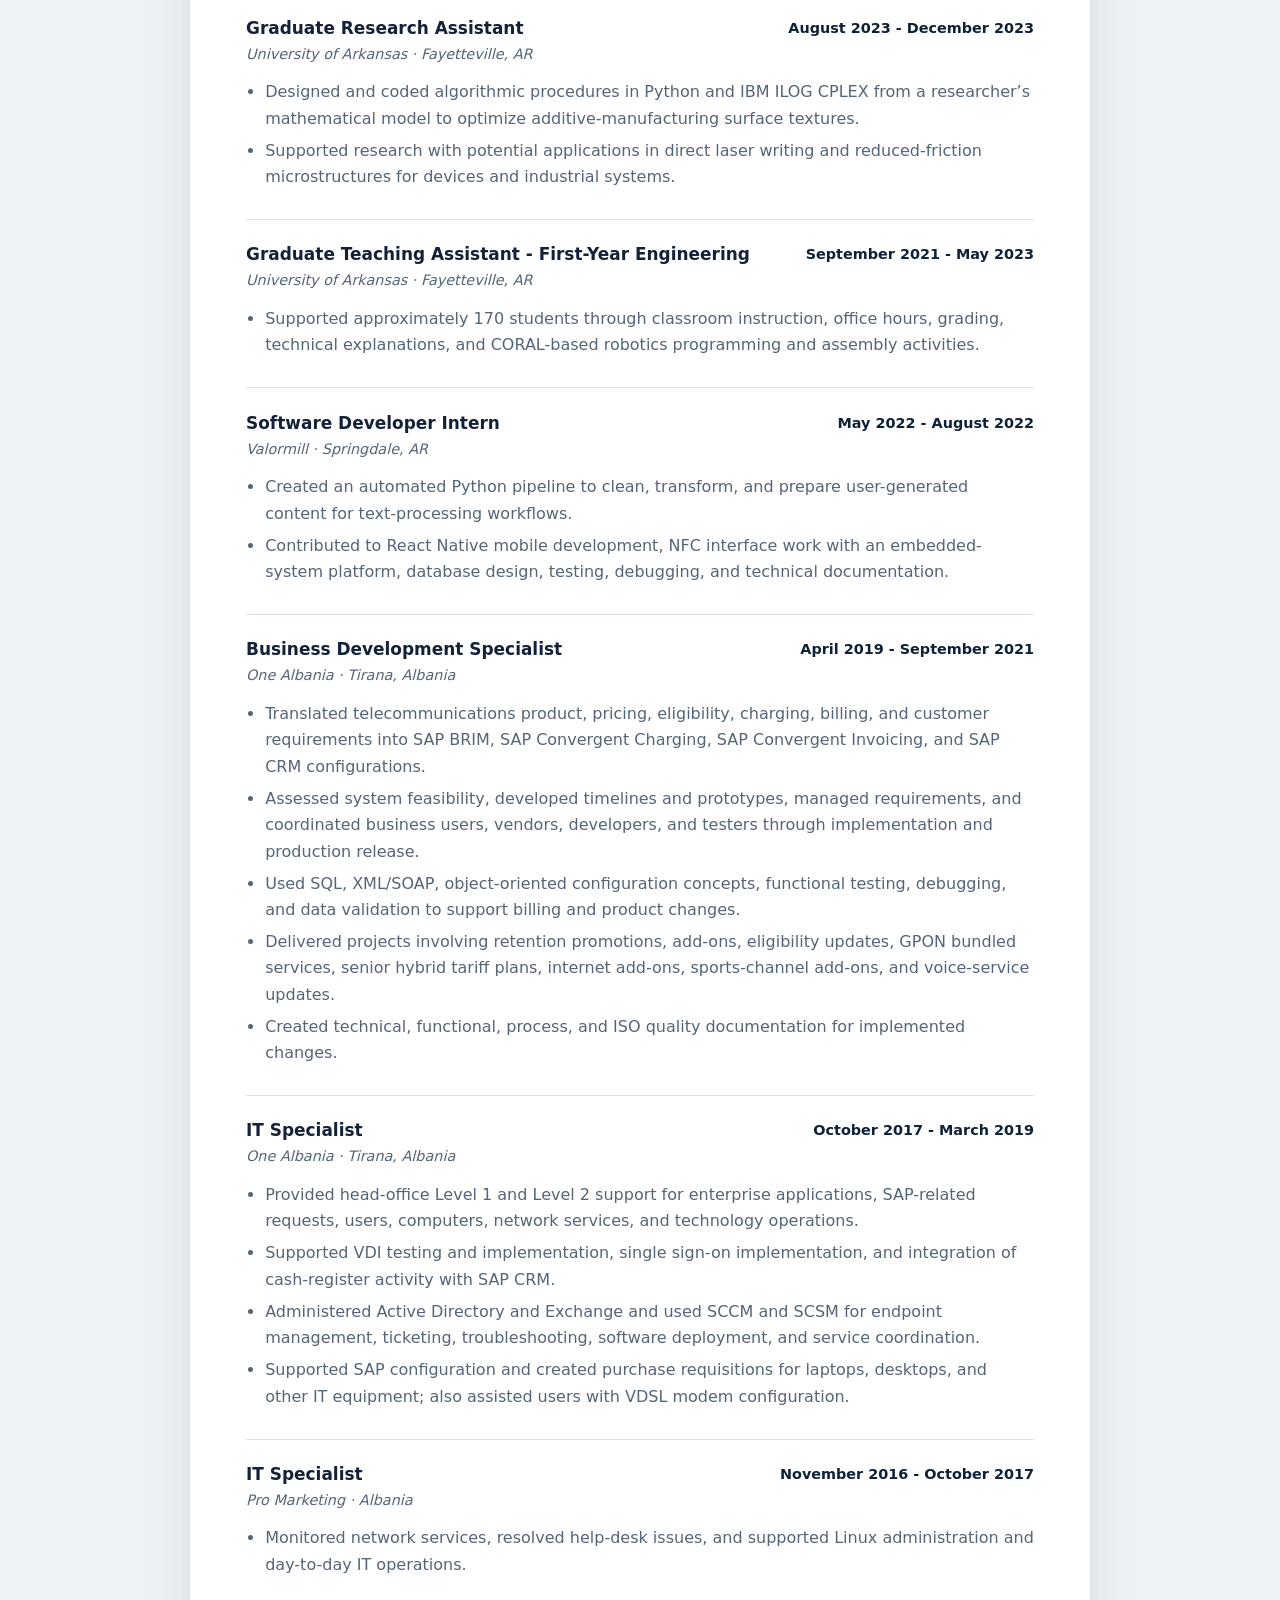
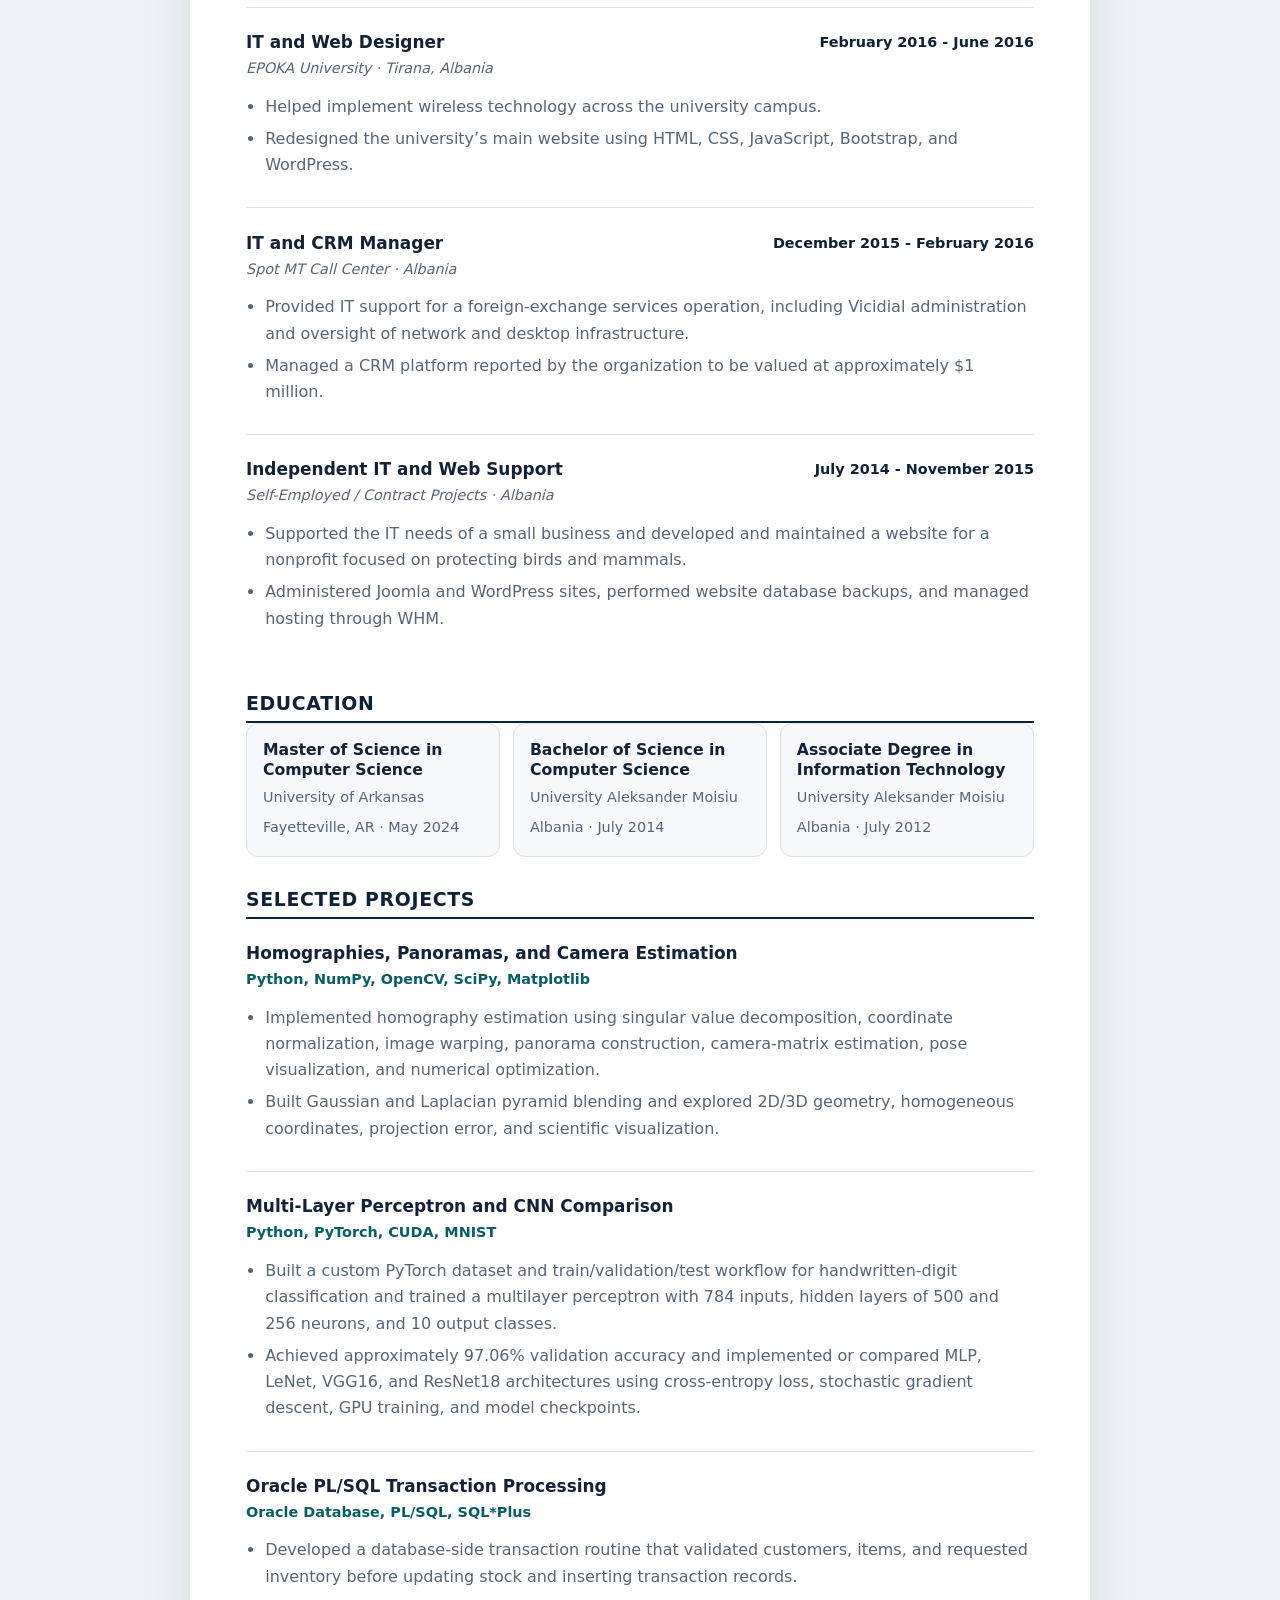
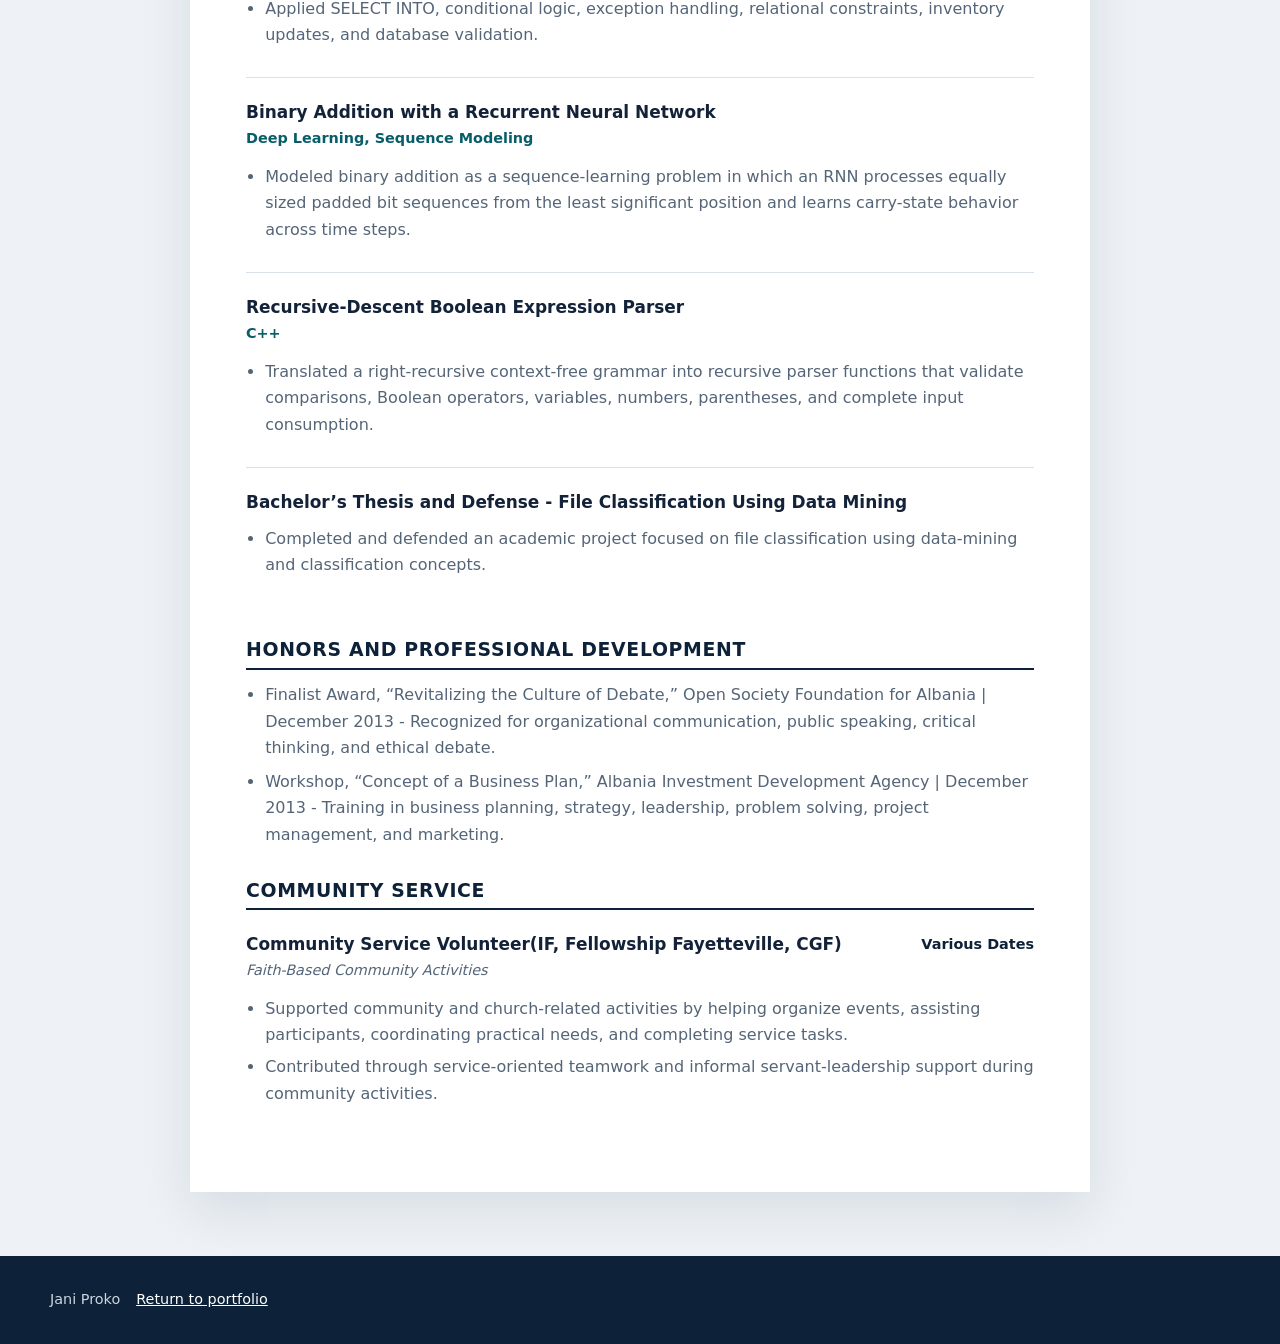
<file: resume.html>
<!DOCTYPE html>
<html lang="en">
<head>
  <meta charset="UTF-8">
  <meta name="viewport" content="width=device-width, initial-scale=1.0">
  <meta name="description" content="General resume of Jani Proko, an ERP, business intelligence, and enterprise systems professional with Power BI, Oracle, SAP, SQL, and application-support experience.">
  <title>Resume | Jani Proko</title>
  <link rel="stylesheet" href="styles.css">
</head>
<body class="resume-page">
  <a class="skip-link" href="#resume-content">Skip to resume</a>
  <header class="site-header">
    <nav class="nav container" aria-label="Resume navigation">
      <a class="brand" href="index.html"><span class="brand-mark">JP</span><span>Jani Proko</span></a>
      <div class="nav-links always-visible resume-nav-links">
        <a href="index.html">Portfolio</a>
        <a href="mailto:jani-proko91@live.com">Email</a>
        <a href="resume/Jani_Proko_Resume.pdf" download>Download PDF</a>
      </div>
    </nav>
  </header>

  <main class="resume-shell" id="resume-content">
    <div class="resume-toolbar" aria-label="Resume download options">
      <p>General professional resume</p>
      <div class="resume-actions">
        <a class="button primary" href="resume/Jani_Proko_Resume.pdf" download>Download PDF</a>
        <a class="button secondary" href="resume/Jani_Proko_Resume.docx" download>Download DOCX</a>
        <button class="button secondary resume-print-button" type="button" onclick="window.print()">Print</button>
      </div>
    </div>

    <article class="resume-document web-resume">
      <header class="resume-heading">
        <p class="resume-label">Professional Resume</p>
        <h1>Jani Proko</h1>
        <p class="resume-title">ERP <span>|</span> Business Intelligence <span>|</span> Enterprise Systems</p>
        <div class="resume-contact-list" aria-label="Professional contact links">
          <span>Republic, Missouri</span>
          <a href="tel:+14793328483">479-332-8483</a>
          <a href="mailto:jani-proko91@live.com">jani-proko91@live.com</a>
          <a href="https://www.linkedin.com/in/jani-proko/">LinkedIn</a>
          <a href="https://github.com/gojanidz">GitHub</a>
        </div>
      </header>

      <section class="resume-section">
        <h2>Summary</h2>
        <p>ERP, business intelligence, and enterprise systems professional with 11+ years of combined technology experience, including more than five years supporting ERP and enterprise applications across SAP and Quantum Control environments. Holds an M.S. in Computer Science and brings recent experience developing Power BI solutions from Oracle ERP, Excel, payroll, labor, financial, operational, supply-chain, and quality data. Experienced in SQL, DAX, Power Query, relational data modeling, requirements analysis, application support, integrations, testing, data validation, documentation, training, security-conscious solution design, and cross-functional project delivery.</p>
      </section>

      <section class="resume-section">
        <h2>Skills</h2>
        <div class="resume-skill-list"><div class="resume-skill-row"><h3>Business Intelligence and Reporting</h3><p>Power BI Desktop, Power BI Service, DAX, Power Query, Excel, KPI design, interactive dashboards, financial reporting, operational reporting, data visualization, recurring and ad hoc reporting, scheduled refresh</p></div>
<div class="resume-skill-row"><h3>SQL, Data, and Integration</h3><p>SQL, Oracle SQL, Oracle Database, PL/SQL, SQL views, relational data modeling, data extraction, multi-source data preparation, validation, reconciliation, anomaly analysis, XML/SOAP, API and integration concepts</p></div>
<div class="resume-skill-row"><h3>ERP and Enterprise Applications</h3><p>Quantum Control ERP, SAP BRIM, SAP Convergent Charging, SAP Convergent Invoicing, SAP CRM, ERP support, application configuration support, requirements, upgrades, integrations, UAT, post-production support</p></div>
<div class="resume-skill-row"><h3>Microsoft and Automation</h3><p>Microsoft 365, SharePoint Lists, Power Automate, Power Apps, Teams, Outlook, on-premises data gateway, Active Directory, Exchange, SCCM, SCSM</p></div>
<div class="resume-skill-row"><h3>Programming and Analytics</h3><p>Python, pandas, scikit-learn, PyTorch, Jupyter, IBM ILOG CPLEX, C++, React Native, OpenGL, HTML, CSS, JavaScript, Bootstrap, WordPress, Joomla</p></div>
<div class="resume-skill-row"><h3>Security, Governance, and Delivery</h3><p>NIST SP 800-171, CMMC Level 2 planning, HTTPS, access controls, secure custom connectors, issue triage, root-cause analysis, functional testing, regression testing, UAT, technical documentation, user guidance, training, vendor coordination</p></div></div>
      </section>

      <section class="resume-section">
        <h2>Experience</h2>
        <article class="web-resume-role">
          <div class="resume-role-head"><div><h3>ERP Specialist</h3><p>Ozark Aeroworks LLC · Springfield, MO</p></div><time>January 2025 - August 2026</time></div>
          <ul><li>Built 11 Power BI reporting solutions and a centralized navigation page using Quantum Control ERP, Oracle Database, Excel, ADP-related payroll and labor inputs, and departmental files for Finance, Operations, Supply Chain, Quality, and leadership.</li><li>Developed a five-page Leadership Dashboard with Executive, Finance, Supply Chain, Operations, and Quality Assurance pages covering EBITDA, COGS, gross margin, revenue, general and administrative expenses, net income before and after taxes, labor utilization, labor recovery, on-time delivery, work-order profitability, purchasing, and repair-station quality; scheduled the solution for monthly refresh.</li><li>Delivered additional dashboards for Accounts Payable, Fuel Shop, Labor Utilization and Indirect Labor, On-Time Delivery, Labor Recovery, OEM, MRO, Supply Chain, Repair Orders, and a three-page EBITDA/COGS investigation; supported hourly, nightly, monthly, and manual refresh patterns based on source availability.</li><li>Created reusable Oracle SQL views, Power Query transformations, DAX measures, relational reporting structures, and documented metric definitions; configured the Microsoft on-premises data gateway for reliable Power BI Service refreshes.</li><li>Built the three-page EBITDA and COGS diagnostic solution to combine work-in-process, invoice, payroll, labor, and work-order data and helped trace an abnormal COGS increase to payroll-processing logic.</li><li>Gathered requirements from executives and department leaders, translated business questions into reporting and system solutions, validated figures, reconciled source data, and presented findings to technical and nontechnical stakeholders.</li><li>Investigated Quantum Control workflow, configuration, and concurrency issues; coordinated with users, IT providers, and the software vendor during troubleshooting, upgrades, testing, and escalation.</li><li>Performed functional, integration, regression, user acceptance, and post-upgrade testing for Quantum Control ERP and Oracle Database 19c; maintained issue records, user guidance, reporting logic, and technical documentation.</li><li>Completed a security and functionality review of a Power Apps labor-clocking application and recommended HTTPS, controlled custom-connector access, stored procedures, validation, audit logging, and secure data-access practices.</li><li>Designed and completed an enterprise ticketing workflow using SharePoint Lists, Power Automate, Teams, and Outlook, including categories, assignment, notifications, tracking, and service-level support concepts.</li><li>Developed plans for infrastructure modernization covering servers, switches, LAN cabling, development workstations, ERP training, procurement processes, and use of the Quantum Control fixed-assets module for IT assets.</li><li>Supported NIST SP 800-171 and CMMC Level 2 implementation planning, including security controls, system access, infrastructure improvements, training, and documentation.</li><li>Contributed to approximately $35,000 in cost avoidance and reductions by recommending against unnecessary ERP modules, negotiating training and licensing, and reducing infrastructure costs; itemized examples included Quantum Analytics (~$12,000), Event Manager &amp; Report Scheduler (~$7,000), training (~$8,000), user licenses (~$3,000), and network switches (~$1,000), plus other services and subscriptions.</li><li>Contributed to development planning for a general API and to process improvements involving purchasing, supply chain, work orders, labor, payroll, finance, quality, and reporting.</li></ul>
        </article>
<article class="web-resume-role">
          <div class="resume-role-head"><div><h3>Graduate Teaching Assistant - Computer Graphics</h3><p>University of Arkansas · Fayetteville, AR</p></div><time>January 2024 - May 2024</time></div>
          <ul><li>Assisted approximately 70 undergraduate students through one-on-one and small-group instruction, OpenGL code review, detailed debugging, grading, and technical guidance.</li><li>Strengthened communication and training skills by explaining difficult graphics and programming concepts in clear, practical terms.</li></ul>
        </article>
<article class="web-resume-role">
          <div class="resume-role-head"><div><h3>Graduate Research Assistant</h3><p>University of Arkansas · Fayetteville, AR</p></div><time>August 2023 - December 2023</time></div>
          <ul><li>Designed and coded algorithmic procedures in Python and IBM ILOG CPLEX from a researcher’s mathematical model to optimize additive-manufacturing surface textures.</li><li>Supported research with potential applications in direct laser writing and reduced-friction microstructures for devices and industrial systems.</li></ul>
        </article>
<article class="web-resume-role">
          <div class="resume-role-head"><div><h3>Graduate Teaching Assistant - First-Year Engineering</h3><p>University of Arkansas · Fayetteville, AR</p></div><time>September 2021 - May 2023</time></div>
          <ul><li>Supported approximately 170 students through classroom instruction, office hours, grading, technical explanations, and CORAL-based robotics programming and assembly activities.</li></ul>
        </article>
<article class="web-resume-role">
          <div class="resume-role-head"><div><h3>Software Developer Intern</h3><p>Valormill · Springdale, AR</p></div><time>May 2022 - August 2022</time></div>
          <ul><li>Created an automated Python pipeline to clean, transform, and prepare user-generated content for text-processing workflows.</li><li>Contributed to React Native mobile development, NFC interface work with an embedded-system platform, database design, testing, debugging, and technical documentation.</li></ul>
        </article>
<article class="web-resume-role">
          <div class="resume-role-head"><div><h3>Business Development Specialist</h3><p>One Albania · Tirana, Albania</p></div><time>April 2019 - September 2021</time></div>
          <ul><li>Translated telecommunications product, pricing, eligibility, charging, billing, and customer requirements into SAP BRIM, SAP Convergent Charging, SAP Convergent Invoicing, and SAP CRM configurations.</li><li>Assessed system feasibility, developed timelines and prototypes, managed requirements, and coordinated business users, vendors, developers, and testers through implementation and production release.</li><li>Used SQL, XML/SOAP, object-oriented configuration concepts, functional testing, debugging, and data validation to support billing and product changes.</li><li>Delivered projects involving retention promotions, add-ons, eligibility updates, GPON bundled services, senior hybrid tariff plans, internet add-ons, sports-channel add-ons, and voice-service updates.</li><li>Created technical, functional, process, and ISO quality documentation for implemented changes.</li></ul>
        </article>
<article class="web-resume-role">
          <div class="resume-role-head"><div><h3>IT Specialist</h3><p>One Albania · Tirana, Albania</p></div><time>October 2017 - March 2019</time></div>
          <ul><li>Provided head-office Level 1 and Level 2 support for enterprise applications, SAP-related requests, users, computers, network services, and technology operations.</li><li>Supported VDI testing and implementation, single sign-on implementation, and integration of cash-register activity with SAP CRM.</li><li>Administered Active Directory and Exchange and used SCCM and SCSM for endpoint management, ticketing, troubleshooting, software deployment, and service coordination.</li><li>Supported SAP configuration and created purchase requisitions for laptops, desktops, and other IT equipment; also assisted users with VDSL modem configuration.</li></ul>
        </article>
<article class="web-resume-role">
          <div class="resume-role-head"><div><h3>IT Specialist</h3><p>Pro Marketing · Albania</p></div><time>November 2016 - October 2017</time></div>
          <ul><li>Monitored network services, resolved help-desk issues, and supported Linux administration and day-to-day IT operations.</li></ul>
        </article>
<article class="web-resume-role">
          <div class="resume-role-head"><div><h3>IT and Web Designer</h3><p>EPOKA University · Tirana, Albania</p></div><time>February 2016 - June 2016</time></div>
          <ul><li>Helped implement wireless technology across the university campus.</li><li>Redesigned the university’s main website using HTML, CSS, JavaScript, Bootstrap, and WordPress.</li></ul>
        </article>
<article class="web-resume-role">
          <div class="resume-role-head"><div><h3>IT and CRM Manager</h3><p>Spot MT Call Center · Albania</p></div><time>December 2015 - February 2016</time></div>
          <ul><li>Provided IT support for a foreign-exchange services operation, including Vicidial administration and oversight of network and desktop infrastructure.</li><li>Managed a CRM platform reported by the organization to be valued at approximately $1 million.</li></ul>
        </article>
<article class="web-resume-role">
          <div class="resume-role-head"><div><h3>Independent IT and Web Support</h3><p>Self-Employed / Contract Projects · Albania</p></div><time>July 2014 - November 2015</time></div>
          <ul><li>Supported the IT needs of a small business and developed and maintained a website for a nonprofit focused on protecting birds and mammals.</li><li>Administered Joomla and WordPress sites, performed website database backups, and managed hosting through WHM.</li></ul>
        </article>
      </section>

      <section class="resume-section">
        <h2>Education</h2>
        <div class="resume-education-list"><div><h3>Master of Science in Computer Science</h3><p>University of Arkansas</p><p>Fayetteville, AR · May 2024</p></div>
<div><h3>Bachelor of Science in Computer Science</h3><p>University Aleksander Moisiu</p><p>Albania · July 2014</p></div>
<div><h3>Associate Degree in Information Technology</h3><p>University Aleksander Moisiu</p><p>Albania · July 2012</p></div></div>
      </section>

      <section class="resume-section">
        <h2>Selected Projects</h2>
        <article class="web-resume-role resume-project-entry">
          <div class="resume-role-head"><div><h3>Homographies, Panoramas, and Camera Estimation</h3><p>Python, NumPy, OpenCV, SciPy, Matplotlib</p></div></div>
          <ul><li>Implemented homography estimation using singular value decomposition, coordinate normalization, image warping, panorama construction, camera-matrix estimation, pose visualization, and numerical optimization.</li><li>Built Gaussian and Laplacian pyramid blending and explored 2D/3D geometry, homogeneous coordinates, projection error, and scientific visualization.</li></ul>
        </article>
<article class="web-resume-role resume-project-entry">
          <div class="resume-role-head"><div><h3>Multi-Layer Perceptron and CNN Comparison</h3><p>Python, PyTorch, CUDA, MNIST</p></div></div>
          <ul><li>Built a custom PyTorch dataset and train/validation/test workflow for handwritten-digit classification and trained a multilayer perceptron with 784 inputs, hidden layers of 500 and 256 neurons, and 10 output classes.</li><li>Achieved approximately 97.06% validation accuracy and implemented or compared MLP, LeNet, VGG16, and ResNet18 architectures using cross-entropy loss, stochastic gradient descent, GPU training, and model checkpoints.</li></ul>
        </article>
<article class="web-resume-role resume-project-entry">
          <div class="resume-role-head"><div><h3>Oracle PL/SQL Transaction Processing</h3><p>Oracle Database, PL/SQL, SQL*Plus</p></div></div>
          <ul><li>Developed a database-side transaction routine that validated customers, items, and requested inventory before updating stock and inserting transaction records.</li><li>Applied SELECT INTO, conditional logic, exception handling, relational constraints, inventory updates, and database validation.</li></ul>
        </article>
<article class="web-resume-role resume-project-entry">
          <div class="resume-role-head"><div><h3>Binary Addition with a Recurrent Neural Network</h3><p>Deep Learning, Sequence Modeling</p></div></div>
          <ul><li>Modeled binary addition as a sequence-learning problem in which an RNN processes equally sized padded bit sequences from the least significant position and learns carry-state behavior across time steps.</li></ul>
        </article>
<article class="web-resume-role resume-project-entry">
          <div class="resume-role-head"><div><h3>Recursive-Descent Boolean Expression Parser</h3><p>C++</p></div></div>
          <ul><li>Translated a right-recursive context-free grammar into recursive parser functions that validate comparisons, Boolean operators, variables, numbers, parentheses, and complete input consumption.</li></ul>
        </article>
<article class="web-resume-role resume-project-entry">
          <div class="resume-role-head"><div><h3>Bachelor’s Thesis and Defense - File Classification Using Data Mining</h3><p></p></div></div>
          <ul><li>Completed and defended an academic project focused on file classification using data-mining and classification concepts.</li></ul>
        </article>
      </section>

      <section class="resume-section">
        <h2>Honors and Professional Development</h2>
        <ul class="resume-simple-list"><li>Finalist Award, “Revitalizing the Culture of Debate,” Open Society Foundation for Albania | December 2013 - Recognized for organizational communication, public speaking, critical thinking, and ethical debate.</li><li>Workshop, “Concept of a Business Plan,” Albania Investment Development Agency | December 2013 - Training in business planning, strategy, leadership, problem solving, project management, and marketing.</li></ul>
      </section>

      <section class="resume-section">
        <h2>Community Service</h2>
        <article class="web-resume-role">
      <div class="resume-role-head"><div><h3>Community Service Volunteer(IF, Fellowship Fayetteville, CGF)</h3><p>Faith-Based Community Activities</p></div><time>Various Dates</time></div>
      <ul><li>Supported community and church-related activities by helping organize events, assisting participants, coordinating practical needs, and completing service tasks.</li><li>Contributed through service-oriented teamwork and informal servant-leadership support during community activities.</li></ul>
    </article>
      </section>
    </article>
  </main>

  <footer class="site-footer resume-footer">
    <div class="container footer-row"><span>Jani Proko</span><a href="index.html">Return to portfolio</a></div>
  </footer>
</body>
</html>
</file>
<file: styles.css>
:root{--bg:#f6f8fb;--surface:#fff;--muted-bg:#eef3f7;--text:#132238;--muted:#556578;--line:#d9e1ea;--accent:#087f8c;--accent-dark:#075d68;--navy:#0d2138;--navy-soft:#142e4c;--shadow:0 18px 50px rgba(13,33,56,.10);--radius:18px;--max:1180px}*{box-sizing:border-box}html{scroll-behavior:smooth}body{margin:0;font-family:Inter,ui-sans-serif,system-ui,-apple-system,BlinkMacSystemFont,"Segoe UI",sans-serif;color:var(--text);background:var(--bg);line-height:1.65}a{color:inherit}.container{width:min(var(--max),calc(100% - 2.5rem));margin-inline:auto}.skip-link{position:absolute;top:-100px;left:1rem;z-index:1000;background:#fff;padding:.75rem 1rem;border-radius:8px}.skip-link:focus{top:1rem}.site-header{position:sticky;top:0;z-index:100;background:rgba(246,248,251,.94);backdrop-filter:blur(14px);border-bottom:1px solid rgba(217,225,234,.85)}.nav{min-height:72px;display:flex;align-items:center;justify-content:space-between;gap:1rem}.brand{display:inline-flex;align-items:center;gap:.75rem;text-decoration:none;font-weight:800;letter-spacing:-.02em}.brand-mark{display:grid;place-items:center;width:38px;height:38px;border-radius:12px;color:#fff;background:var(--navy);font-size:.9rem;letter-spacing:.06em}.nav-links{display:flex;align-items:center;gap:1.3rem}.nav-links a{text-decoration:none;color:var(--muted);font-size:.95rem;font-weight:650}.nav-links a:hover,.nav-links a:focus{color:var(--accent-dark)}.nav-toggle{display:none;border:1px solid var(--line);border-radius:10px;background:#fff;padding:.55rem .75rem;font:inherit;font-weight:700}.hero{padding:6.5rem 0 5rem;background:radial-gradient(circle at 82% 12%,rgba(8,127,140,.18),transparent 31%),linear-gradient(180deg,#f9fbfd 0%,#f1f5f9 100%);border-bottom:1px solid var(--line)}.hero-grid{display:grid;grid-template-columns:minmax(0,1.55fr) minmax(300px,.75fr);gap:4rem;align-items:center}.eyebrow,.section-label,.card-type{margin:0 0 .9rem;color:var(--accent-dark);font-size:.78rem;font-weight:850;letter-spacing:.13em;text-transform:uppercase}h1,h2,h3,p{overflow-wrap:anywhere}h1{max-width:900px;margin:0;font-size:clamp(2.6rem,6vw,5.1rem);line-height:1.02;letter-spacing:-.055em}h2{margin:0;font-size:clamp(2rem,4vw,3.2rem);line-height:1.12;letter-spacing:-.035em}h3{margin:0;font-size:1.2rem;line-height:1.3}.hero-copy{max-width:760px;margin:1.6rem 0 0;color:var(--muted);font-size:1.15rem}.button-row,.contact-actions,.social-links{display:flex;flex-wrap:wrap;gap:.8rem}.button-row{margin-top:2rem}.button{display:inline-flex;align-items:center;justify-content:center;min-height:46px;padding:.72rem 1.05rem;border-radius:11px;text-decoration:none;font-weight:800;transition:transform .18s ease,box-shadow .18s ease,background .18s ease}.button:hover{transform:translateY(-2px)}.button.primary{color:#fff;background:var(--accent);box-shadow:0 8px 22px rgba(8,127,140,.22)}.button.primary:hover{background:var(--accent-dark)}.button.secondary{background:#fff;border:1px solid var(--line)}.button.text-button{color:var(--accent-dark)}.quick-facts{display:grid;grid-template-columns:repeat(3,1fr);gap:1rem;list-style:none;padding:0;margin:3rem 0 0}.quick-facts li{padding-top:1rem;border-top:2px solid var(--line)}.quick-facts strong,.quick-facts span{display:block}.quick-facts strong{font-size:1.05rem}.quick-facts span{margin-top:.25rem;color:var(--muted);font-size:.9rem}.profile-card{padding:2rem;border:1px solid rgba(255,255,255,.8);border-radius:24px;background:rgba(255,255,255,.86);box-shadow:var(--shadow)}.avatar{display:grid;place-items:center;width:80px;height:80px;margin-bottom:1.5rem;border-radius:24px;color:#fff;background:linear-gradient(135deg,var(--navy),var(--accent));font-size:1.4rem;font-weight:900;letter-spacing:.08em}.profile-card h2{font-size:1.55rem}.profile-card p{color:var(--muted)}.tag-list{display:flex;flex-wrap:wrap;gap:.45rem;margin-top:1rem}.tag-list span,.privacy-badge{display:inline-flex;align-items:center;padding:.28rem .58rem;border-radius:999px;background:var(--muted-bg);color:var(--navy);font-size:.76rem;font-weight:750}.social-links{margin-top:1.5rem}.social-links a{color:var(--accent-dark);font-weight:800;text-decoration:none}.section{padding:6rem 0}.section.muted{background:var(--muted-bg);border-block:1px solid var(--line)}.two-column{display:grid;grid-template-columns:.8fr 1.2fr;gap:4rem;align-items:start}.prose{color:var(--muted);font-size:1.08rem}.prose p:first-child{margin-top:0}.section-intro{max-width:780px;color:var(--muted);font-size:1.05rem}.skills-grid,.education-grid{display:grid;grid-template-columns:repeat(4,1fr);gap:1rem;margin-top:2.5rem}.skills-grid article,.education-grid article{padding:1.4rem;border:1px solid var(--line);border-radius:var(--radius);background:#fff}.skills-grid p,.education-grid p{color:var(--muted)}.timeline{margin-top:3rem;border-top:1px solid var(--line)}.timeline-item{display:grid;grid-template-columns:230px 1fr;gap:2rem;padding:2.2rem 0;border-bottom:1px solid var(--line)}.timeline-meta{display:flex;flex-direction:column;gap:.25rem;color:var(--muted);font-size:.9rem}.organization{margin:.25rem 0 .75rem;color:var(--accent-dark);font-weight:750}.timeline-item ul,.case-card ul,.project-card ul{margin-bottom:0;padding-left:1.2rem}.dark-section{color:#fff;background:var(--navy)}.dark-section .section-label,.dark-section .card-type{color:#7bd5dc}.dark-section .section-intro{color:#c4d0dc}.case-grid{display:grid;grid-template-columns:repeat(3,1fr);gap:1.2rem;margin-top:2.5rem}.case-card{padding:1.65rem;border:1px solid rgba(255,255,255,.14);border-radius:var(--radius);background:var(--navy-soft)}.case-card p,.case-card li{color:#d5dee8}.case-card strong{color:#fff}.case-card .tag-list span{color:#dffcff;background:rgba(123,213,220,.12)}.filter-row{display:flex;flex-wrap:wrap;gap:.6rem;margin-top:2rem}.filter-button{border:1px solid var(--line);border-radius:999px;background:#fff;padding:.55rem .9rem;color:var(--muted);font:inherit;font-size:.9rem;font-weight:750;cursor:pointer}.filter-button.active,.filter-button:hover{color:#fff;background:var(--accent);border-color:var(--accent)}.project-grid{display:grid;grid-template-columns:repeat(2,1fr);gap:1rem;margin-top:1.5rem}.project-card{padding:1.55rem;border:1px solid var(--line);border-radius:var(--radius);background:#fff;box-shadow:0 9px 26px rgba(13,33,56,.05)}.project-card.hidden{display:none}.project-header{display:flex;align-items:center;justify-content:space-between;gap:1rem;margin-bottom:1rem}.project-number{color:var(--accent);font-weight:900;letter-spacing:.08em}.privacy-badge{color:var(--muted)}.project-card p,.project-card li{color:var(--muted)}.degree{margin-bottom:.3rem;color:var(--text)!important;font-weight:850}.subtle{font-size:.92rem}.contact-section{background:linear-gradient(135deg,#e7f2f4,#f6f8fb)}.contact-card{display:grid;grid-template-columns:1.2fr .8fr;gap:2rem;align-items:center;padding:2.2rem;border:1px solid var(--line);border-radius:24px;background:rgba(255,255,255,.82);box-shadow:var(--shadow)}.contact-card h2{font-size:clamp(1.8rem,4vw,2.7rem)}.contact-actions{justify-content:flex-end}.site-footer{padding:2rem 0;color:#cbd5df;background:var(--navy)}.footer-row{display:flex;justify-content:space-between;gap:1rem;font-size:.9rem}.resume-page{background:#eef2f6}.resume-shell{width:min(900px,calc(100% - 2rem));margin:2.5rem auto 4rem}.resume-document{padding:clamp(1.6rem,5vw,4rem);background:#fff;box-shadow:var(--shadow)}.resume-heading{padding-bottom:1.2rem;border-bottom:3px solid var(--navy)}.resume-heading h1{font-size:clamp(2rem,5vw,3.2rem)}.resume-heading p{margin:.3rem 0}.resume-document section{margin-top:2rem}.resume-document section>h2{padding-bottom:.35rem;border-bottom:1px solid var(--line);font-size:1.25rem;letter-spacing:0}.resume-role{margin-top:1.5rem}.resume-role h3{font-size:1.05rem}.resume-role p{margin:.25rem 0}.resume-role li{margin-bottom:.35rem}.experience-heading{display:grid;grid-template-columns:minmax(0,1.1fr) minmax(300px,.9fr);gap:3rem;align-items:end}.experience-heading .section-intro{margin:0}.timeline-meta strong{color:var(--text);font-size:.94rem}.timeline-role-summary{max-width:820px;margin:.3rem 0 1rem;color:var(--muted);font-size:1.01rem}.featured-role{margin-top:-1px;padding-inline:1.35rem;border:1px solid rgba(8,127,140,.22);border-radius:var(--radius);background:linear-gradient(135deg,rgba(8,127,140,.06),rgba(255,255,255,.88));box-shadow:0 12px 32px rgba(13,33,56,.06)}.role-status{display:inline-flex;width:max-content;margin-top:.45rem;padding:.2rem .52rem;border-radius:999px;color:var(--accent-dark);background:rgba(8,127,140,.10);font-size:.74rem;font-weight:800}.experience-tags{margin-top:1.2rem}.experience-tags span{background:#eaf2f4}@media(max-width:940px){.hero-grid,.two-column,.contact-card,.experience-heading{grid-template-columns:1fr}.skills-grid,.education-grid{grid-template-columns:repeat(2,1fr)}.case-grid{grid-template-columns:1fr}.contact-actions{justify-content:flex-start}}@media(max-width:760px){.nav-toggle{display:inline-flex}.nav-links:not(.always-visible){position:absolute;inset:72px 1.25rem auto;display:none;flex-direction:column;align-items:stretch;padding:1rem;border:1px solid var(--line);border-radius:14px;background:#fff;box-shadow:var(--shadow)}.nav-links.open{display:flex}.nav-links.always-visible{gap:.7rem;font-size:.8rem}.hero{padding-top:4.5rem}.quick-facts,.project-grid,.skills-grid,.education-grid{grid-template-columns:1fr}.timeline-item{grid-template-columns:1fr;gap:.8rem}.footer-row{flex-direction:column}}@media print{.site-header,.site-footer,.button,.nav{display:none!important}body,.resume-page{background:#fff}.resume-shell{width:100%;margin:0}.resume-document{box-shadow:none;padding:.4in}}

/* Step 2: About section */
.about-layout{display:grid;grid-template-columns:minmax(280px,.82fr) minmax(0,1.35fr);gap:4.5rem;align-items:start}.about-heading{position:sticky;top:112px}.about-lead{margin:1.35rem 0 0;color:var(--muted);font-size:1.08rem}.about-link{display:inline-flex;align-items:center;gap:.5rem;margin-top:1.35rem;color:var(--accent-dark);font-weight:800;text-decoration:none}.about-link span{transition:transform .18s ease}.about-link:hover span,.about-link:focus span{transform:translateX(4px)}.about-content .prose{padding-bottom:2rem;border-bottom:1px solid var(--line)}.about-content .prose p:last-child{margin-bottom:0;color:var(--text);font-weight:700}.career-arc{display:grid;gap:0}.career-arc article{display:grid;grid-template-columns:52px 1fr;gap:1rem;padding:1.45rem 0;border-bottom:1px solid var(--line)}.career-arc article:last-child{border-bottom:0}.career-number{display:grid;place-items:center;width:42px;height:42px;border-radius:13px;background:var(--muted-bg);color:var(--accent-dark);font-size:.78rem;font-weight:900;letter-spacing:.08em}.career-arc h3{margin-top:.1rem}.career-arc p{margin:.4rem 0 0;color:var(--muted)}
.experience-heading{display:grid;grid-template-columns:minmax(0,1.1fr) minmax(300px,.9fr);gap:3rem;align-items:end}.experience-heading .section-intro{margin:0}.timeline-meta strong{color:var(--text);font-size:.94rem}.timeline-role-summary{max-width:820px;margin:.3rem 0 1rem;color:var(--muted);font-size:1.01rem}.featured-role{margin-top:-1px;padding-inline:1.35rem;border:1px solid rgba(8,127,140,.22);border-radius:var(--radius);background:linear-gradient(135deg,rgba(8,127,140,.06),rgba(255,255,255,.88));box-shadow:0 12px 32px rgba(13,33,56,.06)}.role-status{display:inline-flex;width:max-content;margin-top:.45rem;padding:.2rem .52rem;border-radius:999px;color:var(--accent-dark);background:rgba(8,127,140,.10);font-size:.74rem;font-weight:800}.experience-tags{margin-top:1.2rem}.experience-tags span{background:#eaf2f4}@media(max-width:940px){.about-layout{grid-template-columns:1fr;gap:2.5rem}.about-heading{position:static}.about-heading h2{max-width:760px}.about-lead{max-width:780px}}
@media(max-width:520px){.career-arc article{grid-template-columns:1fr}.career-number{width:38px;height:38px}}

/* Step 4: Professional case studies */
.case-heading{display:grid;grid-template-columns:minmax(0,1.05fr) minmax(320px,.95fr);gap:3rem;align-items:end}.case-heading .section-intro{margin:0}.case-grid{grid-template-columns:repeat(2,minmax(0,1fr));align-items:stretch}.case-card{display:flex;flex-direction:column;min-height:100%}.case-card-featured{grid-column:1/-1;display:grid;grid-template-columns:minmax(0,1.25fr) minmax(300px,.75fr);gap:2rem;padding:2rem}.case-card h3{font-size:1.35rem}.case-summary{margin:.85rem 0 0;font-size:1rem}.case-story{display:grid;grid-template-columns:repeat(3,minmax(0,1fr));gap:.75rem;margin-top:1.5rem}.case-story>div{padding:1rem;border:1px solid rgba(255,255,255,.10);border-radius:13px;background:rgba(255,255,255,.035)}.case-story span{display:block;margin-bottom:.4rem;color:#7bd5dc;font-size:.7rem;font-weight:900;letter-spacing:.11em;text-transform:uppercase}.case-story p{margin:0;font-size:.9rem}.case-story.compact{grid-template-columns:1fr;gap:0;margin-top:1.25rem}.case-story.compact>div{padding:.85rem 0;border:0;border-top:1px solid rgba(255,255,255,.11);border-radius:0;background:transparent}.case-story.compact>div:last-child{padding-bottom:0}.case-card>.tag-list{margin-top:auto;padding-top:1.35rem}.case-feature-copy>.tag-list{margin-top:1.35rem}.case-snapshot{align-self:stretch;padding:1.35rem;border:1px solid rgba(123,213,220,.25);border-radius:18px;background:linear-gradient(155deg,rgba(123,213,220,.11),rgba(255,255,255,.035))}.snapshot-label{margin:0 0 1rem!important;color:#fff!important;font-size:.78rem;font-weight:850;letter-spacing:.11em;text-transform:uppercase}.snapshot-grid{display:grid;grid-template-columns:repeat(2,1fr);gap:.7rem}.snapshot-grid div{min-height:108px;padding:1rem;border-radius:13px;background:rgba(255,255,255,.07)}.snapshot-grid strong,.snapshot-grid span{display:block}.snapshot-grid strong{color:#fff;font-size:1.55rem;line-height:1.1}.snapshot-grid span{margin-top:.4rem;color:#cbd7e2;font-size:.78rem;line-height:1.35}.snapshot-flow{display:flex;align-items:center;justify-content:center;gap:.55rem;margin-top:1rem;padding:.8rem;border-radius:12px;background:rgba(7,22,38,.45);font-size:.72rem;font-weight:800}.snapshot-flow span{padding:.35rem .45rem;border-radius:7px;color:#dffcff;background:rgba(123,213,220,.10)}.snapshot-flow i{color:#7bd5dc;font-style:normal}
@media(max-width:940px){.case-heading,.case-card-featured{grid-template-columns:1fr}.case-story{grid-template-columns:1fr}.case-snapshot{max-width:720px}.case-grid{grid-template-columns:1fr}.case-card-featured{grid-column:auto}}
@media(max-width:520px){.case-card-featured{padding:1.35rem}.snapshot-grid{grid-template-columns:1fr}.snapshot-grid div{min-height:auto}.snapshot-flow{align-items:stretch;flex-direction:column;text-align:center}.snapshot-flow i{transform:rotate(90deg)}}

/* Step 5: technical project hierarchy */
.projects-heading{display:grid;grid-template-columns:minmax(0,.9fr) minmax(340px,1.1fr);gap:3rem;align-items:end}.projects-heading .section-intro{margin:0}.project-priority{display:grid;grid-template-columns:repeat(3,1fr);margin-top:2.5rem;border:1px solid var(--line);border-radius:var(--radius);background:#fff;overflow:hidden}.project-priority>div{display:grid;grid-template-columns:auto 1fr;gap:.8rem;align-items:start;padding:1.15rem 1.25rem}.project-priority>div+div{border-left:1px solid var(--line)}.project-priority span{color:var(--accent);font-size:.8rem;font-weight:900;letter-spacing:.1em}.project-priority p{margin:0;color:var(--muted);font-size:.9rem;line-height:1.45}.project-priority strong{color:var(--text)}.project-grid{align-items:stretch}.project-card{display:flex;flex-direction:column}.featured-project{border-color:rgba(8,127,140,.32);background:linear-gradient(145deg,#fff 72%,rgba(8,127,140,.055));box-shadow:0 14px 34px rgba(13,33,56,.075)}.project-kicker{margin:0 0 .45rem!important;color:var(--accent-dark)!important;font-size:.75rem!important;font-weight:850;letter-spacing:.11em;text-transform:uppercase}.project-summary{margin:.75rem 0 1rem;color:var(--muted);font-size:1rem}.project-detail{display:grid;grid-template-columns:92px 1fr;gap:.75rem;padding:.75rem 0;border-top:1px solid var(--line)}.project-detail span{color:var(--text);font-size:.78rem;font-weight:850;text-transform:uppercase;letter-spacing:.04em}.project-detail p{margin:0;font-size:.91rem;line-height:1.52}.project-card .tag-list{margin-top:auto;padding-top:1rem}.project-note{display:grid;grid-template-columns:minmax(230px,.65fr) minmax(0,1.35fr);gap:2rem;align-items:center;margin-top:1.5rem;padding:1.4rem 1.55rem;border:1px solid rgba(8,127,140,.22);border-radius:var(--radius);background:#eaf4f5}.project-note .section-label{margin-bottom:.35rem}.project-note h3,.project-note p{margin-top:0;margin-bottom:0}.project-note>p{color:var(--muted)}
@media(max-width:940px){.projects-heading,.project-note{grid-template-columns:1fr}.project-priority{grid-template-columns:1fr}.project-priority>div+div{border-left:0;border-top:1px solid var(--line)}}
@media(max-width:560px){.project-detail{grid-template-columns:1fr;gap:.2rem}.project-header{align-items:flex-start;flex-direction:column;gap:.45rem}.privacy-badge{white-space:normal}}
.project-detail{grid-template-columns:118px minmax(0,1fr)}.project-detail span{overflow-wrap:normal;word-break:normal}
@media(max-width:560px){.project-detail{grid-template-columns:1fr}}

/* Step 6: recruiter-prioritized skills */
.skills-heading{display:grid;grid-template-columns:minmax(0,1.05fr) minmax(300px,.95fr);gap:3rem;align-items:end}.skills-heading .section-intro{margin:0}.skills-priority-grid{display:grid;grid-template-columns:repeat(2,minmax(0,1fr));gap:1.1rem;margin-top:2.6rem}.skill-card{padding:1.65rem;border:1px solid var(--line);border-radius:var(--radius);background:#fff;box-shadow:0 9px 26px rgba(13,33,56,.045)}.skill-card-primary{border-color:rgba(8,127,140,.28);background:linear-gradient(145deg,rgba(8,127,140,.065),#fff 55%)}.skill-card-topline{display:flex;align-items:center;justify-content:space-between;gap:1rem;margin-bottom:1rem}.skill-rank{color:var(--accent);font-size:.78rem;font-weight:900;letter-spacing:.13em}.skill-focus{padding:.2rem .52rem;border-radius:999px;color:var(--accent-dark);background:rgba(8,127,140,.09);font-size:.72rem;font-weight:800;text-transform:uppercase;letter-spacing:.06em}.skill-card h3{font-size:1.28rem}.skill-card>p{margin:.7rem 0 1rem;color:var(--muted)}.skill-list{margin:0;padding-left:1.15rem;color:var(--muted)}.skill-list li{margin:.38rem 0}.skill-tags{margin-top:1.25rem}.skill-tags span{background:#eaf2f4}.business-capabilities{display:grid;grid-template-columns:minmax(280px,.8fr) minmax(0,1.2fr);gap:2rem;align-items:center;margin-top:1.1rem;padding:1.6rem;border:1px solid rgba(13,33,56,.10);border-radius:var(--radius);color:#fff;background:var(--navy)}.business-capabilities .card-type{margin-bottom:.45rem;color:#7bd5dc}.business-capabilities h3{max-width:500px;font-size:1.35rem}.capability-list{display:flex;flex-wrap:wrap;gap:.55rem}.capability-list span{display:inline-flex;padding:.38rem .68rem;border:1px solid rgba(255,255,255,.12);border-radius:999px;color:#dce7ef;background:rgba(255,255,255,.055);font-size:.82rem;font-weight:700}@media(max-width:940px){.skills-heading,.business-capabilities{grid-template-columns:1fr}.skills-priority-grid{grid-template-columns:1fr}}@media(max-width:560px){.skill-card{padding:1.3rem}.skill-card-topline{align-items:flex-start}.business-capabilities{padding:1.3rem}}

/* Step 7: Education and professional development */
.education-heading{display:grid;grid-template-columns:minmax(0,1.15fr) minmax(300px,.85fr);gap:3rem;align-items:end}.education-heading .section-intro{margin:0}.education-layout{display:grid;grid-template-columns:minmax(0,1.5fr) minmax(300px,.75fr);gap:1rem;margin-top:2.5rem}.education-feature,.education-card,.academic-development-grid article{border:1px solid var(--line);border-radius:var(--radius);background:#fff;box-shadow:0 9px 26px rgba(13,33,56,.05)}.education-feature{padding:1.8rem}.education-feature-top{display:flex;align-items:flex-start;justify-content:space-between;gap:1.5rem}.education-level{margin:0 0 .45rem;color:var(--accent-dark);font-size:.76rem;font-weight:850;letter-spacing:.11em;text-transform:uppercase}.education-school{margin:.45rem 0 0;color:var(--muted);font-weight:700}.education-date{flex:0 0 auto;margin:0;padding:.28rem .62rem;border-radius:999px;background:var(--muted-bg);color:var(--navy);font-size:.82rem;font-weight:800}.education-summary{max-width:760px;margin:1.35rem 0 0;color:var(--muted)}.coursework-block{margin-top:1.5rem;padding-top:1.35rem;border-top:1px solid var(--line)}.coursework-title{margin:0 0 .8rem;color:var(--text);font-size:.88rem;font-weight:850}.coursework-list{display:flex;flex-wrap:wrap;gap:.5rem}.coursework-list span{display:inline-flex;padding:.34rem .64rem;border-radius:999px;background:#eaf2f4;color:var(--navy);font-size:.78rem;font-weight:750}.education-secondary{display:grid;gap:1rem}.education-card{padding:1.45rem}.education-card h3{font-size:1.08rem}.education-card .education-date{display:inline-flex;margin-top:1rem}.education-note{margin:.85rem 0 0;color:var(--muted);font-size:.93rem}.academic-development-grid{display:grid;grid-template-columns:repeat(3,1fr);gap:1rem;margin-top:1rem}.academic-development-grid article{padding:1.45rem}.academic-development-grid p:last-child{margin-bottom:0;color:var(--muted)}@media(max-width:940px){.education-heading,.education-layout{grid-template-columns:1fr}.academic-development-grid{grid-template-columns:1fr}.education-secondary{grid-template-columns:repeat(2,1fr)}}@media(max-width:620px){.education-feature-top{display:block}.education-feature-top .education-date{display:inline-flex;margin-top:1rem}.education-secondary{grid-template-columns:1fr}}

/* Step 8: recruiter-focused contact and closing section */
.contact-section{background:linear-gradient(145deg,#e5f1f3 0%,#f6f8fb 50%,#eef3f7 100%)}
.contact-heading{display:grid;grid-template-columns:minmax(0,1.05fr) minmax(320px,.95fr);gap:3rem;align-items:end}
.contact-heading .section-intro{margin:0}
.contact-panel{display:grid;grid-template-columns:minmax(0,1.1fr) minmax(300px,.9fr);gap:0;margin-top:2.6rem;border:1px solid rgba(13,33,56,.12);border-radius:24px;background:rgba(255,255,255,.88);box-shadow:var(--shadow);overflow:hidden}
.contact-message{padding:2.1rem}
.contact-kicker{margin:0 0 .55rem;color:var(--accent-dark);font-size:.78rem;font-weight:850;letter-spacing:.11em;text-transform:uppercase}
.contact-message h3{max-width:670px;font-size:clamp(1.55rem,3vw,2.15rem);letter-spacing:-.025em}
.contact-message>p:not(.contact-kicker){max-width:720px;margin:1rem 0 0;color:var(--muted);font-size:1.02rem}
.contact-email{display:inline-flex;align-items:center;gap:.45rem;margin-top:1.5rem;color:var(--accent-dark);font-size:1.05rem;font-weight:850;text-decoration:none}
.contact-email:hover,.contact-email:focus{text-decoration:underline;text-underline-offset:.25rem}
.contact-details{display:grid;align-content:center;padding:1rem 2rem;background:var(--navy);color:#fff}
.contact-details>div{padding:1.1rem 0}
.contact-details>div+div{border-top:1px solid rgba(255,255,255,.12)}
.contact-detail-label{display:block;margin-bottom:.3rem;color:#7bd5dc;font-size:.72rem;font-weight:850;letter-spacing:.11em;text-transform:uppercase}
.contact-details p{margin:0;color:#d6e0e8;font-size:.92rem;line-height:1.55}
.contact-panel>.contact-actions{grid-column:1/-1;justify-content:flex-start;padding:1.25rem 2.1rem;border-top:1px solid var(--line);background:#fff}
.site-footer .footer-row{display:grid;grid-template-columns:auto 1fr auto;align-items:center}
.footer-links{display:flex;justify-content:center;flex-wrap:wrap;gap:1rem}
.footer-links a{color:#dbe8ef;text-decoration:none;font-weight:700}
.footer-links a:hover,.footer-links a:focus{color:#7bd5dc}
.site-footer p{margin:0}
@media(max-width:940px){
  .contact-heading,.contact-panel{grid-template-columns:1fr}
  .contact-details{padding-inline:2.1rem}
  .site-footer .footer-row{grid-template-columns:1fr;text-align:center}
}
@media(max-width:560px){
  .contact-message,.contact-details,.contact-panel>.contact-actions{padding-inline:1.3rem}
  .contact-panel>.contact-actions{align-items:stretch;flex-direction:column}
  .contact-panel>.contact-actions .button{width:100%}
  .contact-email{font-size:.94rem;overflow-wrap:anywhere}
  .footer-links{gap:.7rem}
}

/* Step 9: recruiter-ready web resume */
.resume-toolbar{display:flex;align-items:center;justify-content:space-between;gap:1rem;margin-bottom:1rem;padding:1rem 1.2rem;border:1px solid var(--line);border-radius:14px;background:#fff;box-shadow:0 8px 24px rgba(13,33,56,.06)}.resume-toolbar p{margin:0;color:var(--muted);font-weight:800}.resume-actions{display:flex;flex-wrap:wrap;gap:.65rem}.resume-actions .button{min-height:40px;padding:.55rem .85rem;font-size:.88rem;border:0;cursor:pointer;font-family:inherit}.resume-nav-links a:last-child{color:var(--accent-dark);font-weight:850}.web-resume{padding:clamp(1.5rem,4.5vw,3.5rem)}.web-resume .resume-heading{text-align:center;padding-bottom:1.7rem}.resume-label{margin:0 0 .35rem;color:var(--accent-dark);font-size:.75rem;font-weight:850;letter-spacing:.13em;text-transform:uppercase}.web-resume .resume-heading h1{max-width:none;font-size:clamp(2.3rem,6vw,4rem);letter-spacing:-.04em}.resume-title{margin:.4rem 0 .8rem;color:var(--navy);font-weight:850}.resume-title span{padding:0 .35rem;color:var(--accent)}.resume-contact-list{display:flex;flex-wrap:wrap;justify-content:center;gap:.45rem 1rem;color:var(--muted);font-size:.93rem}.resume-contact-list a{color:var(--accent-dark);font-weight:750;text-decoration:none}.resume-contact-list a:hover{text-decoration:underline}.resume-section{margin-top:2.15rem}.web-resume .resume-section>h2{padding-bottom:.45rem;border-bottom:2px solid var(--navy);color:var(--navy);font-size:1.18rem;text-transform:uppercase;letter-spacing:.035em}.resume-skill-list{border-top:1px solid var(--line)}.resume-skill-row{display:grid;grid-template-columns:190px 1fr;gap:1.25rem;padding:.75rem 0;border-bottom:1px solid var(--line)}.resume-skill-row h3,.resume-skill-row p{margin:0}.resume-skill-row h3{color:var(--navy);font-size:.97rem}.resume-skill-row p{color:var(--muted)}.web-resume-role{padding:1.45rem 0;border-bottom:1px solid var(--line)}.web-resume-role:last-child{border-bottom:0}.resume-role-head{display:flex;align-items:flex-start;justify-content:space-between;gap:1.5rem}.resume-role-head h3{color:var(--text);font-size:1.06rem}.resume-role-head p{margin:.25rem 0 0;color:var(--muted);font-size:.9rem;font-style:italic}.resume-role-head time{flex:0 0 auto;color:var(--navy);font-size:.9rem;font-weight:850;white-space:nowrap}.web-resume-role ul{margin:.8rem 0 0;padding-left:1.2rem}.web-resume-role li{margin:.35rem 0;color:var(--muted)}.resume-project-list{display:grid;grid-template-columns:repeat(2,1fr);gap:.8rem 1.2rem}.resume-project-list p{margin:0;padding:.9rem;border:1px solid var(--line);border-radius:12px;background:var(--bg);color:var(--muted)}.resume-project-list strong{color:var(--text)}.resume-education-list{display:grid;grid-template-columns:repeat(3,1fr);gap:.8rem}.resume-education-list>div{padding:1rem;border:1px solid var(--line);border-radius:12px;background:var(--bg)}.resume-education-list h3{font-size:.98rem}.resume-education-list p{margin:.35rem 0 0;color:var(--muted);font-size:.9rem}.resume-coursework{margin:1rem 0 0;color:var(--muted)}.resume-coursework strong{color:var(--text)}.resume-footer a{color:#fff}.resume-footer .footer-row{align-items:center}
@media(max-width:760px){.resume-toolbar{align-items:flex-start;flex-direction:column}.resume-actions{width:100%}.resume-actions .button{flex:1}.resume-nav-links a:nth-child(2){display:none}.resume-skill-row{grid-template-columns:1fr;gap:.25rem}.resume-role-head{flex-direction:column;gap:.35rem}.resume-project-list,.resume-education-list{grid-template-columns:1fr}.web-resume{padding:1.35rem}.resume-title span{display:none}.resume-title{line-height:1.45}.resume-contact-list{flex-direction:column;align-items:center;gap:.25rem}}
@media print{.resume-toolbar,.resume-print-button,.resume-footer{display:none!important}.web-resume{padding:.35in}.web-resume .resume-section{break-inside:auto}.web-resume-role,.resume-project-list p,.resume-education-list>div{break-inside:avoid}.resume-project-list,.resume-education-list{grid-template-columns:1fr 1fr}.resume-contact-list{font-size:9pt}}

/* Step 9 revision: full master resume */
.resume-simple-list{margin:.8rem 0 0;padding-left:1.2rem}.resume-simple-list li{margin:.45rem 0;color:var(--muted)}.resume-project-entry .resume-role-head{display:block}.resume-project-entry .resume-role-head p{font-style:normal;color:var(--accent-dark);font-weight:700}.web-resume .resume-section>p{color:var(--muted)}
@media print{.web-resume-role{break-inside:auto}.resume-role-head{break-after:avoid}.web-resume-role ul{break-before:avoid}}
</file>
